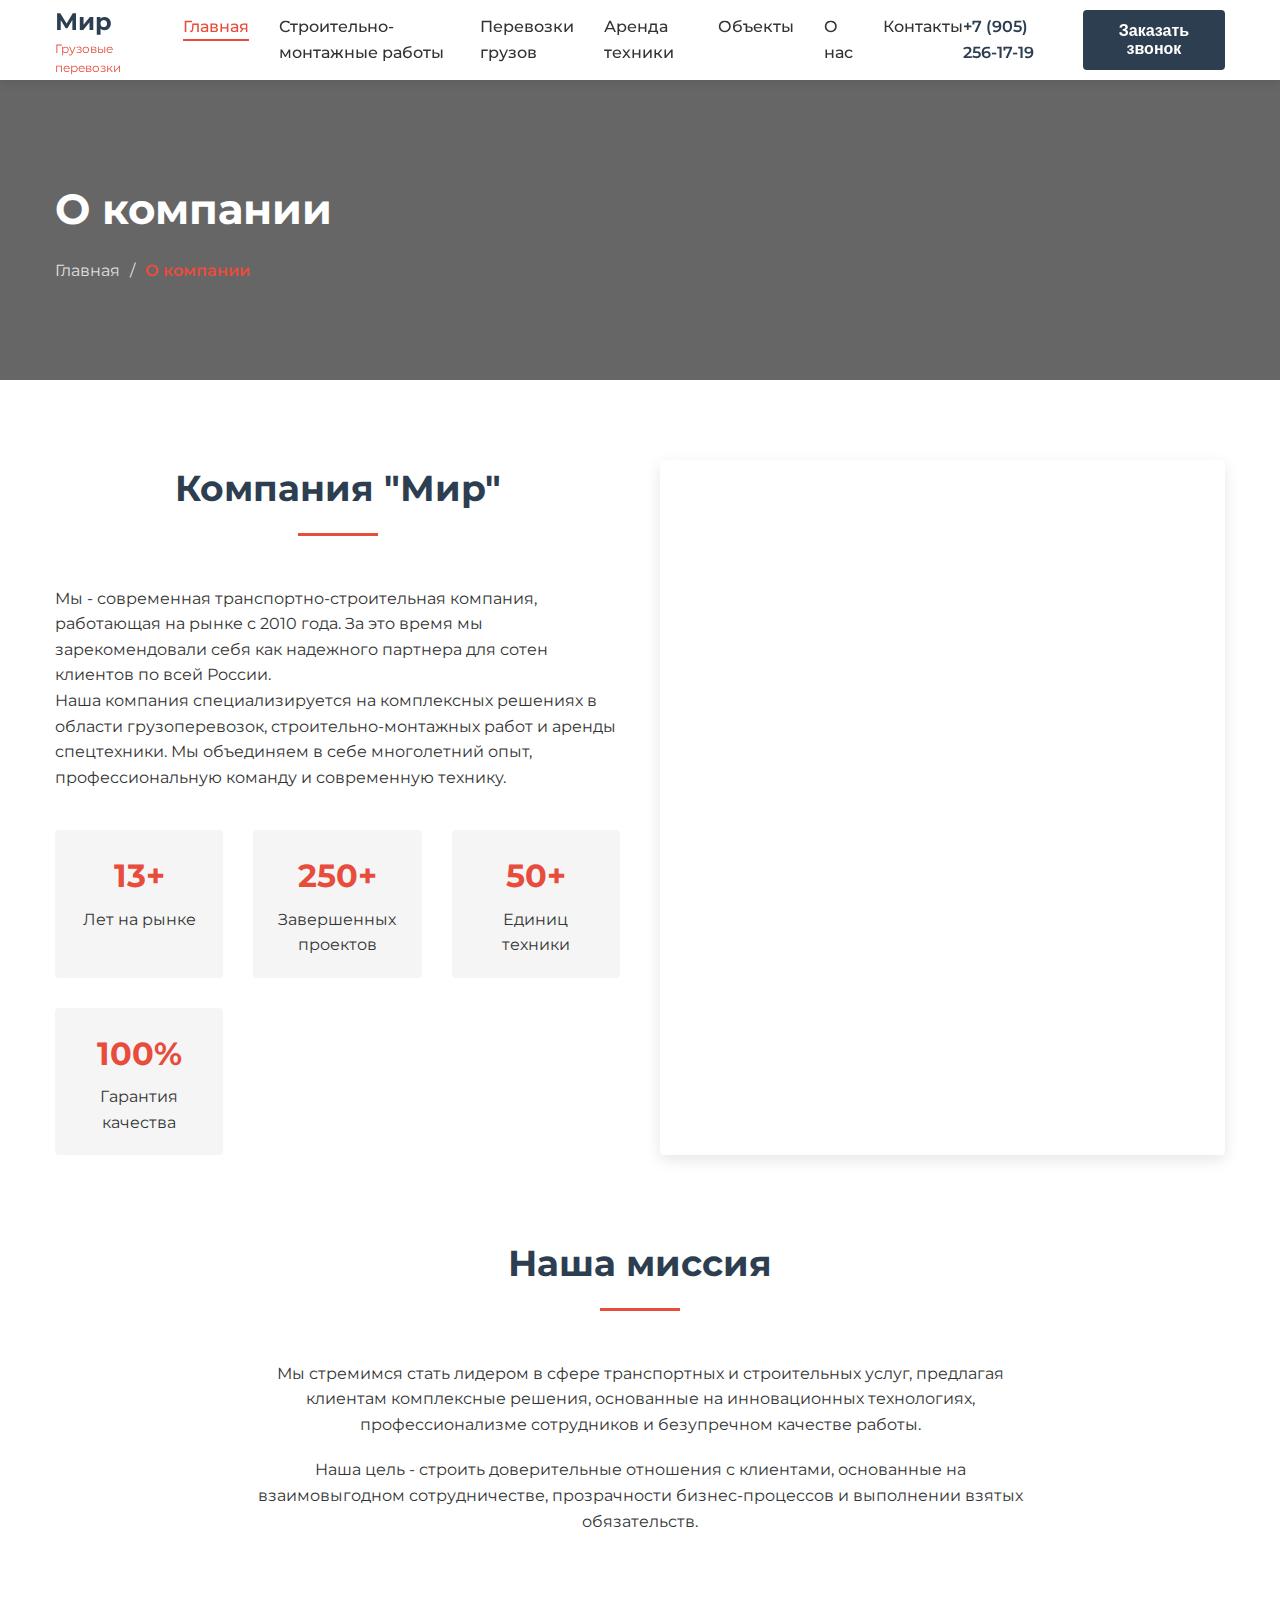
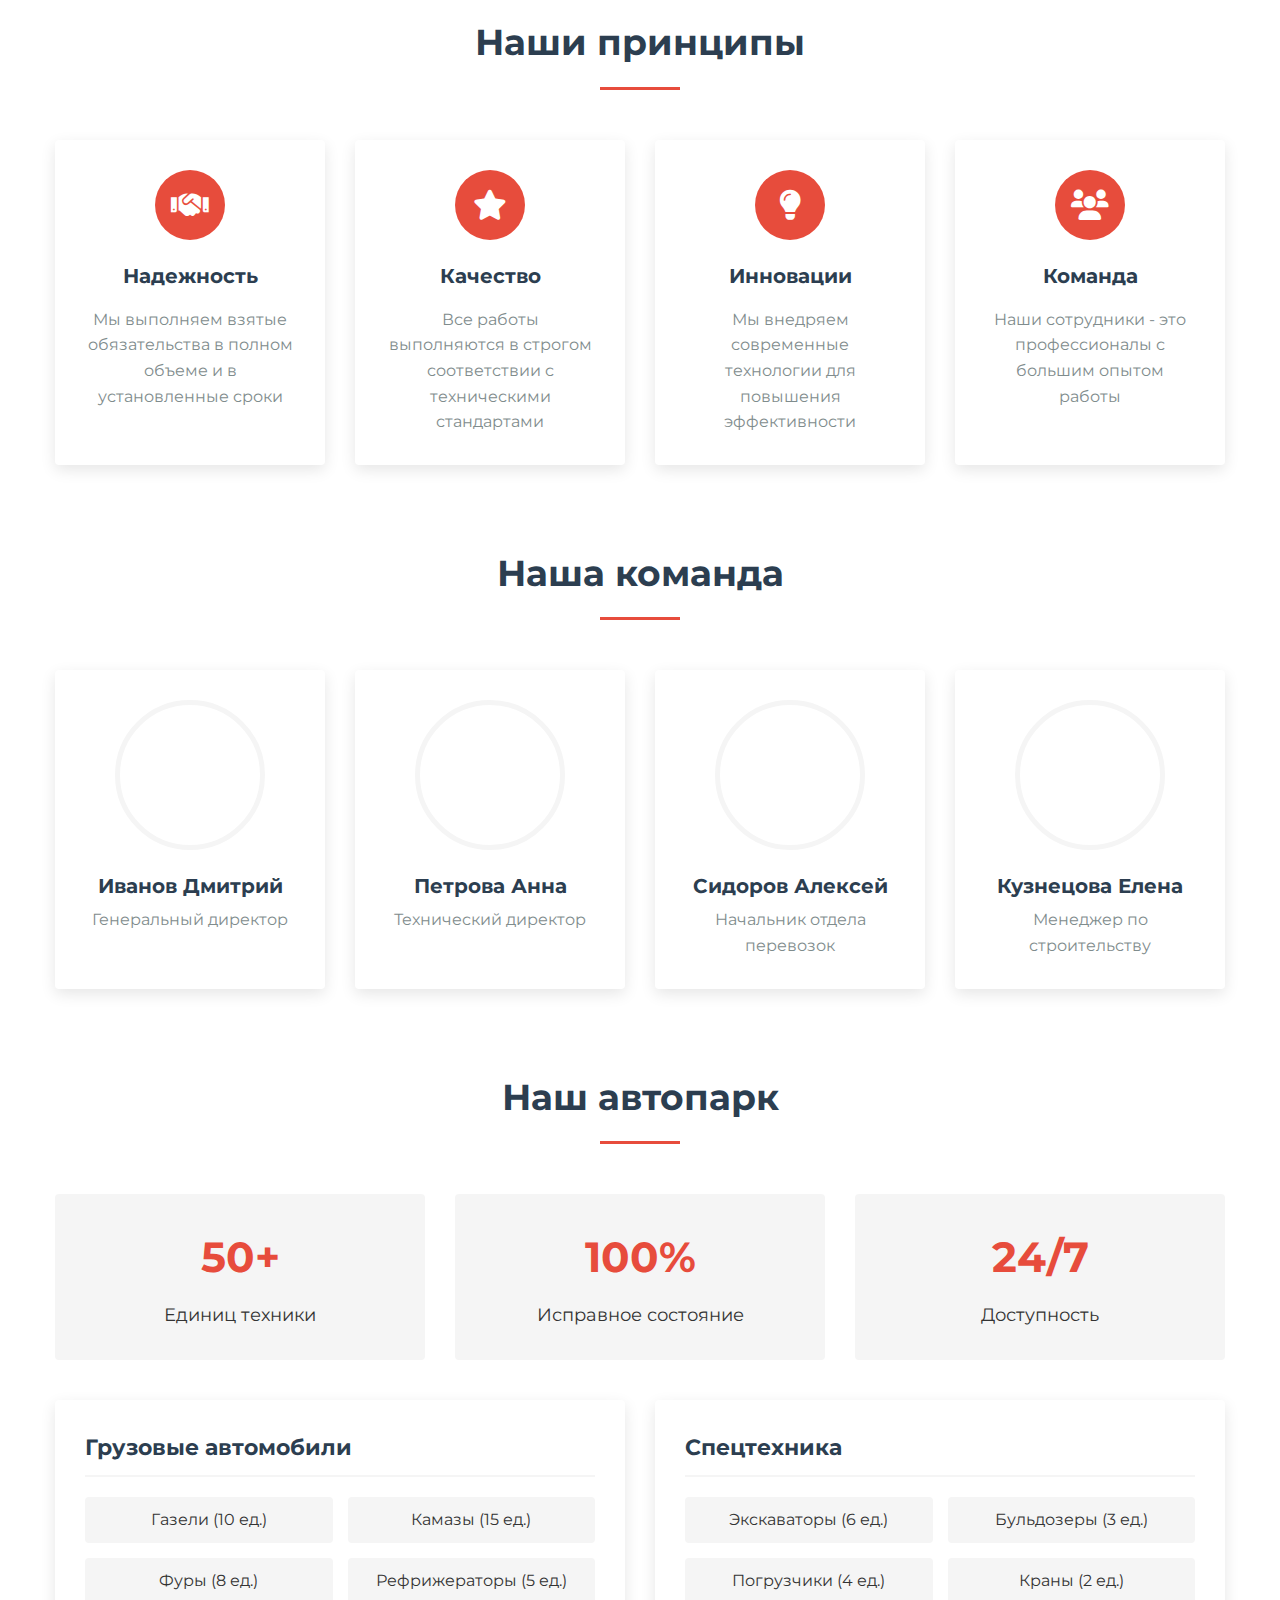
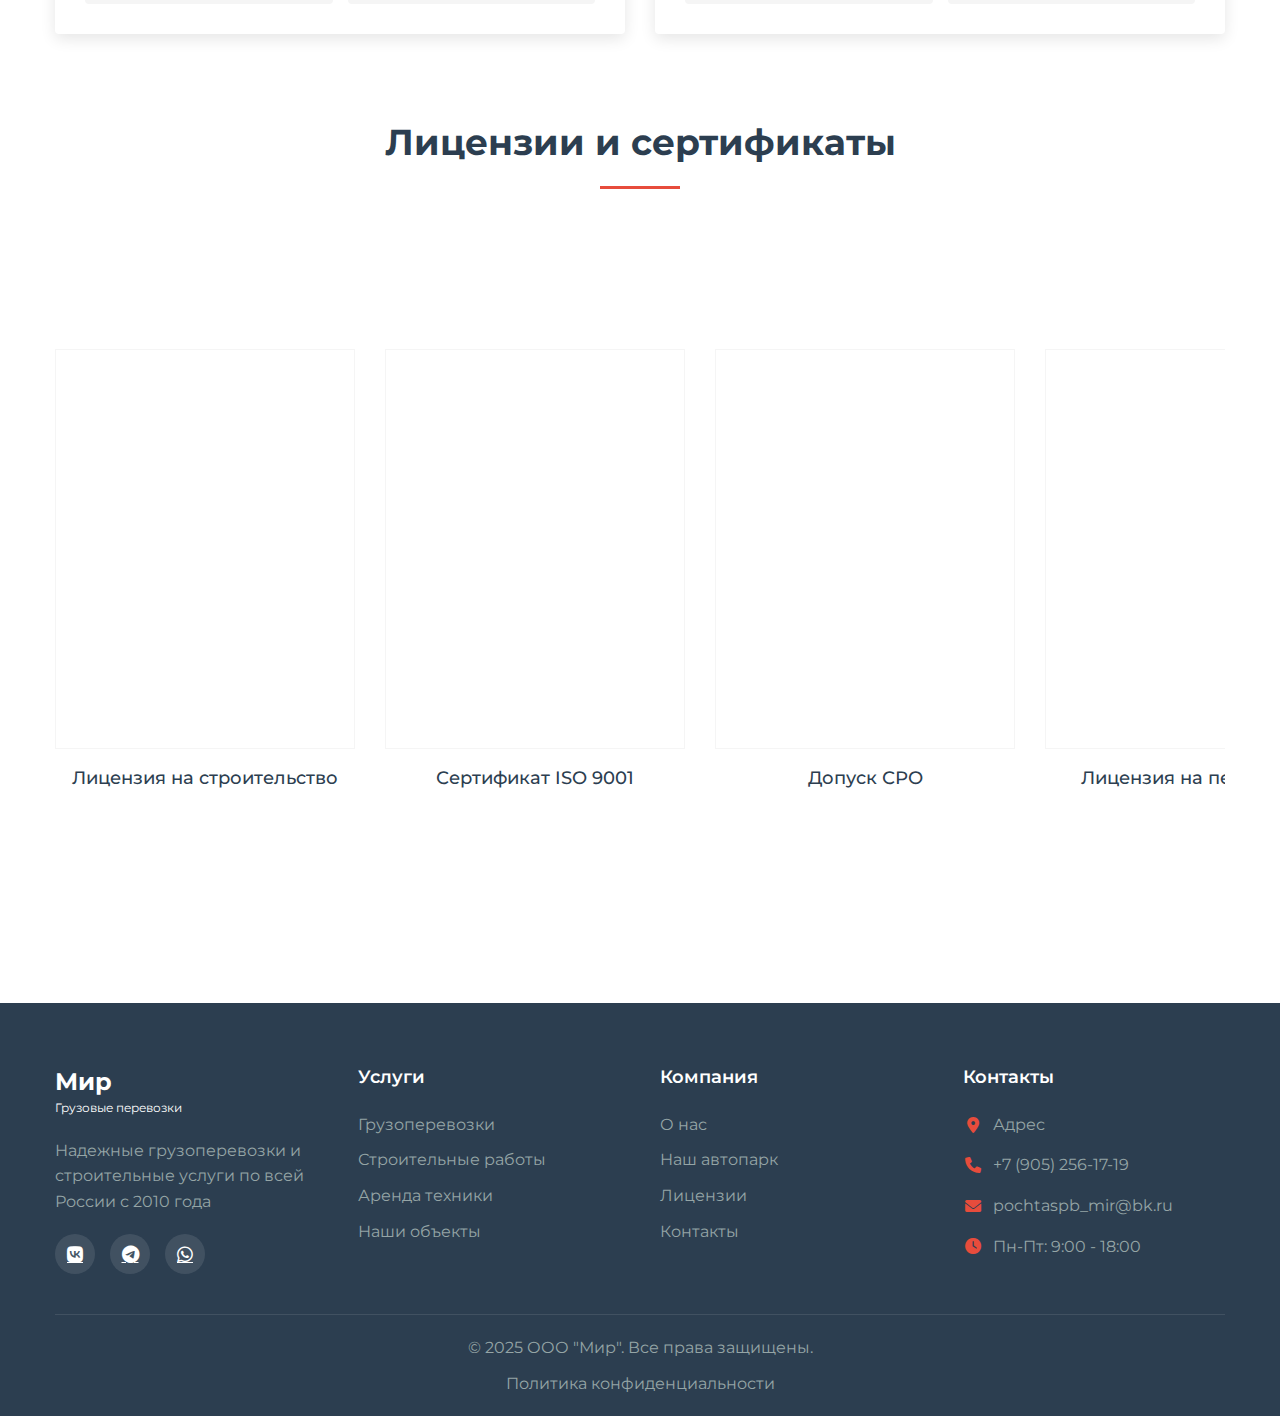
<file: about.html>
<!DOCTYPE html>
<html lang="ru">
<head>
    <meta charset="UTF-8">
    <meta name="viewport" content="width=device-width, initial-scale=1.0">
    <title>О компании | Мир</title>
    <link rel="stylesheet" href="css/style.css">
    <link rel="preconnect" href="https://fonts.googleapis.com">
    <link rel="preconnect" href="https://fonts.gstatic.com" crossorigin>
    <link href="https://fonts.googleapis.com/css2?family=Montserrat:wght@400;500;600;700&display=swap" rel="stylesheet">
    <link rel="stylesheet" href="https://cdnjs.cloudflare.com/ajax/libs/font-awesome/6.0.0-beta3/css/all.min.css">
</head>
<body>
    <header class="header">
        <div class="container">
            <div class="header__inner">
                <a href="index.html" class="logo">
                    <span class="logo__text">Мир</span>
                    <span class="logo__subtext">Грузовые перевозки</span>
                </a>
                
                <nav class="nav">
                    <ul class="nav__list">
                        <li class="nav__item"><a href="index.html" class="nav__link active">Главная</a></li>
                        <li class="nav__item dropdown">
                            <a href="construction.html" class="nav__link">Строительно-монтажные работы</a>
                            <ul class="dropdown-menu">
                                <li><a href="construction.html#blago">Благоустройство</a></li>
                                <li><a href="construction.html#earth">Земляные работы</a></li>
                                <li><a href="construction.html#road">Дорожные работы</a></li>
                                <li><a href="construction.html#montage">Монтажные работы</a></li>
                            </ul>
                        </li>
                        <li class="nav__item"><a href="transport.html" class="nav__link">Перевозки грузов</a></li>
                        <li class="nav__item"><a href="rent.html" class="nav__link">Аренда техники</a></li>
                        <li class="nav__item"><a href="projects.html" class="nav__link">Объекты</a></li>
                        <li class="nav__item"><a href="about.html" class="nav__link">О нас</a></li>
                        <li class="nav__item"><a href="contacts.html" class="nav__link">Контакты</a></li>
                    </ul>
                </nav>
                
                <div class="header__contacts">
                    <a href="tel:+78001234567" class="phone">+7 (905) 256-17-19</a>
                    <button class="btn callback-btn">Заказать звонок</button>
                </div>
                
                <button class="burger">
                    <span></span>
                    <span></span>
                    <span></span>
                </button>
            </div>
        </div>
    </header>

    <main>
        <section class="page-header" style="background-image: url('https://images.unsplash.com/photo-1608889825103-eb5a6f5bc9e3?ixlib=rb-1.2.1&auto=format&fit=crop&w=1350&q=80');">
            <div class="container">
                <h1 class="page-header__title">О компании</h1>
                <nav class="breadcrumbs">
                    <a href="index.html" class="breadcrumbs__link">Главная</a>
                    <span class="breadcrumbs__separator">/</span>
                    <span class="breadcrumbs__current">О компании</span>
                </nav>
            </div>
        </section>

        <section class="about-section">
            <div class="container">
                <div class="about-company">
                    <div class="about-company__content">
                        <h2 class="section-title">Компания "Мир"</h2>
                        <p>Мы - современная транспортно-строительная компания, работающая на рынке с 2010 года. За это время мы зарекомендовали себя как надежного партнера для сотен клиентов по всей России.</p>
                        <p>Наша компания специализируется на комплексных решениях в области грузоперевозок, строительно-монтажных работ и аренды спецтехники. Мы объединяем в себе многолетний опыт, профессиональную команду и современную технику.</p>
                        <div class="about-stats">
                            <div class="stat-item">
                                <div class="stat-number">13+</div>
                                <div class="stat-text">Лет на рынке</div>
                            </div>
                            <div class="stat-item">
                                <div class="stat-number">250+</div>
                                <div class="stat-text">Завершенных проектов</div>
                            </div>
                            <div class="stat-item">
                                <div class="stat-number">50+</div>
                                <div class="stat-text">Единиц техники</div>
                            </div>
                            <div class="stat-item">
                                <div class="stat-number">100%</div>
                                <div class="stat-text">Гарантия качества</div>
                            </div>
                        </div>
                    </div>
                    <div class="about-company__image" style="background-image: url('https://images.unsplash.com/photo-1608889825271-9696287ab048?ixlib=rb-1.2.1&auto=format&fit=crop&w=1350&q=80');"></div>
                </div>

                <div class="about-mission">
                    <h2 class="section-title">Наша миссия</h2>
                    <div class="mission-content">
                        <p>Мы стремимся стать лидером в сфере транспортных и строительных услуг, предлагая клиентам комплексные решения, основанные на инновационных технологиях, профессионализме сотрудников и безупречном качестве работы.</p>
                        <p>Наша цель - строить доверительные отношения с клиентами, основанные на взаимовыгодном сотрудничестве, прозрачности бизнес-процессов и выполнении взятых обязательств.</p>
                    </div>
                </div>

                <div class="about-principles">
                    <h2 class="section-title">Наши принципы</h2>
                    <div class="principles-grid">
                        <div class="principle-card">
                            <div class="principle-card__icon">
                                <i class="fas fa-handshake"></i>
                            </div>
                            <h3 class="principle-card__title">Надежность</h3>
                            <p class="principle-card__text">Мы выполняем взятые обязательства в полном объеме и в установленные сроки</p>
                        </div>
                        <div class="principle-card">
                            <div class="principle-card__icon">
                                <i class="fas fa-star"></i>
                            </div>
                            <h3 class="principle-card__title">Качество</h3>
                            <p class="principle-card__text">Все работы выполняются в строгом соответствии с техническими стандартами</p>
                        </div>
                        <div class="principle-card">
                            <div class="principle-card__icon">
                                <i class="fas fa-lightbulb"></i>
                            </div>
                            <h3 class="principle-card__title">Инновации</h3>
                            <p class="principle-card__text">Мы внедряем современные технологии для повышения эффективности</p>
                        </div>
                        <div class="principle-card">
                            <div class="principle-card__icon">
                                <i class="fas fa-users"></i>
                            </div>
                            <h3 class="principle-card__title">Команда</h3>
                            <p class="principle-card__text">Наши сотрудники - это профессионалы с большим опытом работы</p>
                        </div>
                    </div>
                </div>

                <div class="about-team">
                    <h2 class="section-title">Наша команда</h2>
                    <div class="team-grid">
                        <div class="team-member">
                            <div class="team-member__photo" style="background-image: url('https://randomuser.me/api/portraits/men/32.jpg');"></div>
                            <h3 class="team-member__name">Иванов Дмитрий</h3>
                            <p class="team-member__position">Генеральный директор</p>
                        </div>
                        <div class="team-member">
                            <div class="team-member__photo" style="background-image: url('https://randomuser.me/api/portraits/women/44.jpg');"></div>
                            <h3 class="team-member__name">Петрова Анна</h3>
                            <p class="team-member__position">Технический директор</p>
                        </div>
                        <div class="team-member">
                            <div class="team-member__photo" style="background-image: url('https://randomuser.me/api/portraits/men/75.jpg');"></div>
                            <h3 class="team-member__name">Сидоров Алексей</h3>
                            <p class="team-member__position">Начальник отдела перевозок</p>
                        </div>
                        <div class="team-member">
                            <div class="team-member__photo" style="background-image: url('https://randomuser.me/api/portraits/women/68.jpg');"></div>
                            <h3 class="team-member__name">Кузнецова Елена</h3>
                            <p class="team-member__position">Менеджер по строительству</p>
                        </div>
                    </div>
                </div>

                <div class="about-park" id="park">
                    <h2 class="section-title">Наш автопарк</h2>
                    <div class="park-stats">
                        <div class="park-stat">
                            <div class="park-stat__number">50+</div>
                            <div class="park-stat__text">Единиц техники</div>
                        </div>
                        <div class="park-stat">
                            <div class="park-stat__number">100%</div>
                            <div class="park-stat__text">Исправное состояние</div>
                        </div>
                        <div class="park-stat">
                            <div class="park-stat__number">24/7</div>
                            <div class="park-stat__text">Доступность</div>
                        </div>
                    </div>
                    <div class="park-grid">
                        <div class="park-category">
                            <h3 class="park-category__title">Грузовые автомобили</h3>
                            <div class="park-items">
                                <div class="park-item">Газели (10 ед.)</div>
                                <div class="park-item">Камазы (15 ед.)</div>
                                <div class="park-item">Фуры (8 ед.)</div>
                                <div class="park-item">Рефрижераторы (5 ед.)</div>
                            </div>
                        </div>
                        <div class="park-category">
                            <h3 class="park-category__title">Спецтехника</h3>
                            <div class="park-items">
                                <div class="park-item">Экскаваторы (6 ед.)</div>
                                <div class="park-item">Бульдозеры (3 ед.)</div>
                                <div class="park-item">Погрузчики (4 ед.)</div>
                                <div class="park-item">Краны (2 ед.)</div>
                            </div>
                        </div>
                    </div>
                </div>

                <div class="about-licenses" id="licenses">
                    <h2 class="section-title">Лицензии и сертификаты</h2>
                    <div class="licenses-slider">
                        <div class="license-item">
                            <div class="license-image" style="background-image: url('https://via.placeholder.com/300x400');"></div>
                            <div class="license-title">Лицензия на строительство</div>
                        </div>
                        <div class="license-item">
                            <div class="license-image" style="background-image: url('https://via.placeholder.com/300x400');"></div>
                            <div class="license-title">Сертификат ISO 9001</div>
                        </div>
                        <div class="license-item">
                            <div class="license-image" style="background-image: url('https://via.placeholder.com/300x400');"></div>
                            <div class="license-title">Допуск СРО</div>
                        </div>
                        <div class="license-item">
                            <div class="license-image" style="background-image: url('https://via.placeholder.com/300x400');"></div>
                            <div class="license-title">Лицензия на перевозки</div>
                        </div>
                    </div>
                </div>
            </div>
        </section>
    </main>

   <footer class="footer">
        <div class="container">
            <div class="footer__grid">
                <div class="footer__col">
                    <a href="index.html" class="logo footer__logo">
                        <span class="logo__text">Мир</span>
                        <span class="logo__subtext">Грузовые перевозки</span>
                    </a>
                    <p class="footer__text">Надежные грузоперевозки и строительные услуги по всей России с 2010 года</p>
                    <div class="footer__social">
                        <a href="#" class="social-link"><i class="fab fa-vk"></i></a>
                        <a href="#" class="social-link"><i class="fab fa-telegram"></i></a>
                        <a href="#" class="social-link"><i class="fab fa-whatsapp"></i></a>
                    </div>
                </div>
                <div class="footer__col">
                    <h3 class="footer__title">Услуги</h3>
                    <ul class="footer__list">
                        <li><a href="transport.html">Грузоперевозки</a></li>
                        <li><a href="construction.html">Строительные работы</a></li>
                        <li><a href="rent.html">Аренда техники</a></li>
                        <li><a href="projects.html">Наши объекты</a></li>
                    </ul>
                </div>
                <div class="footer__col">
                    <h3 class="footer__title">Компания</h3>
                    <ul class="footer__list">
                        <li><a href="about.html">О нас</a></li>
                        <li><a href="about.html#park">Наш автопарк</a></li>
                        <li><a href="about.html#licenses">Лицензии</a></li>
                        <li><a href="contacts.html">Контакты</a></li>
                    </ul>
                </div>
                <div class="footer__col">
                    <h3 class="footer__title">Контакты</h3>
                    <ul class="footer__contacts">
                        <li><i class="fas fa-map-marker-alt"></i> Адрес</li>
                        <li><i class="fas fa-phone"></i> <a href="tel:+78001234567">+7 (905) 256-17-19</a></li>
                        <li><i class="fas fa-envelope"></i> <a href="mail:pochtaspb_mir@bk.ru">pochtaspb_mir@bk.ru</a></li>
                        <li><i class="fas fa-clock"></i> Пн-Пт: 9:00 - 18:00</li>
                    </ul>
                </div>
            </div>
            <div class="footer__bottom">
                <p class="footer__copyright">© 2025 ООО "Мир". Все права защищены.</p>
                <a href="#" class="footer__link">Политика конфиденциальности</a>
            </div>
        </div>
    </footer>

    <script src="js/main.js"></script>
    <script src="js/about.js"></script>
</body>
</html>
</file>
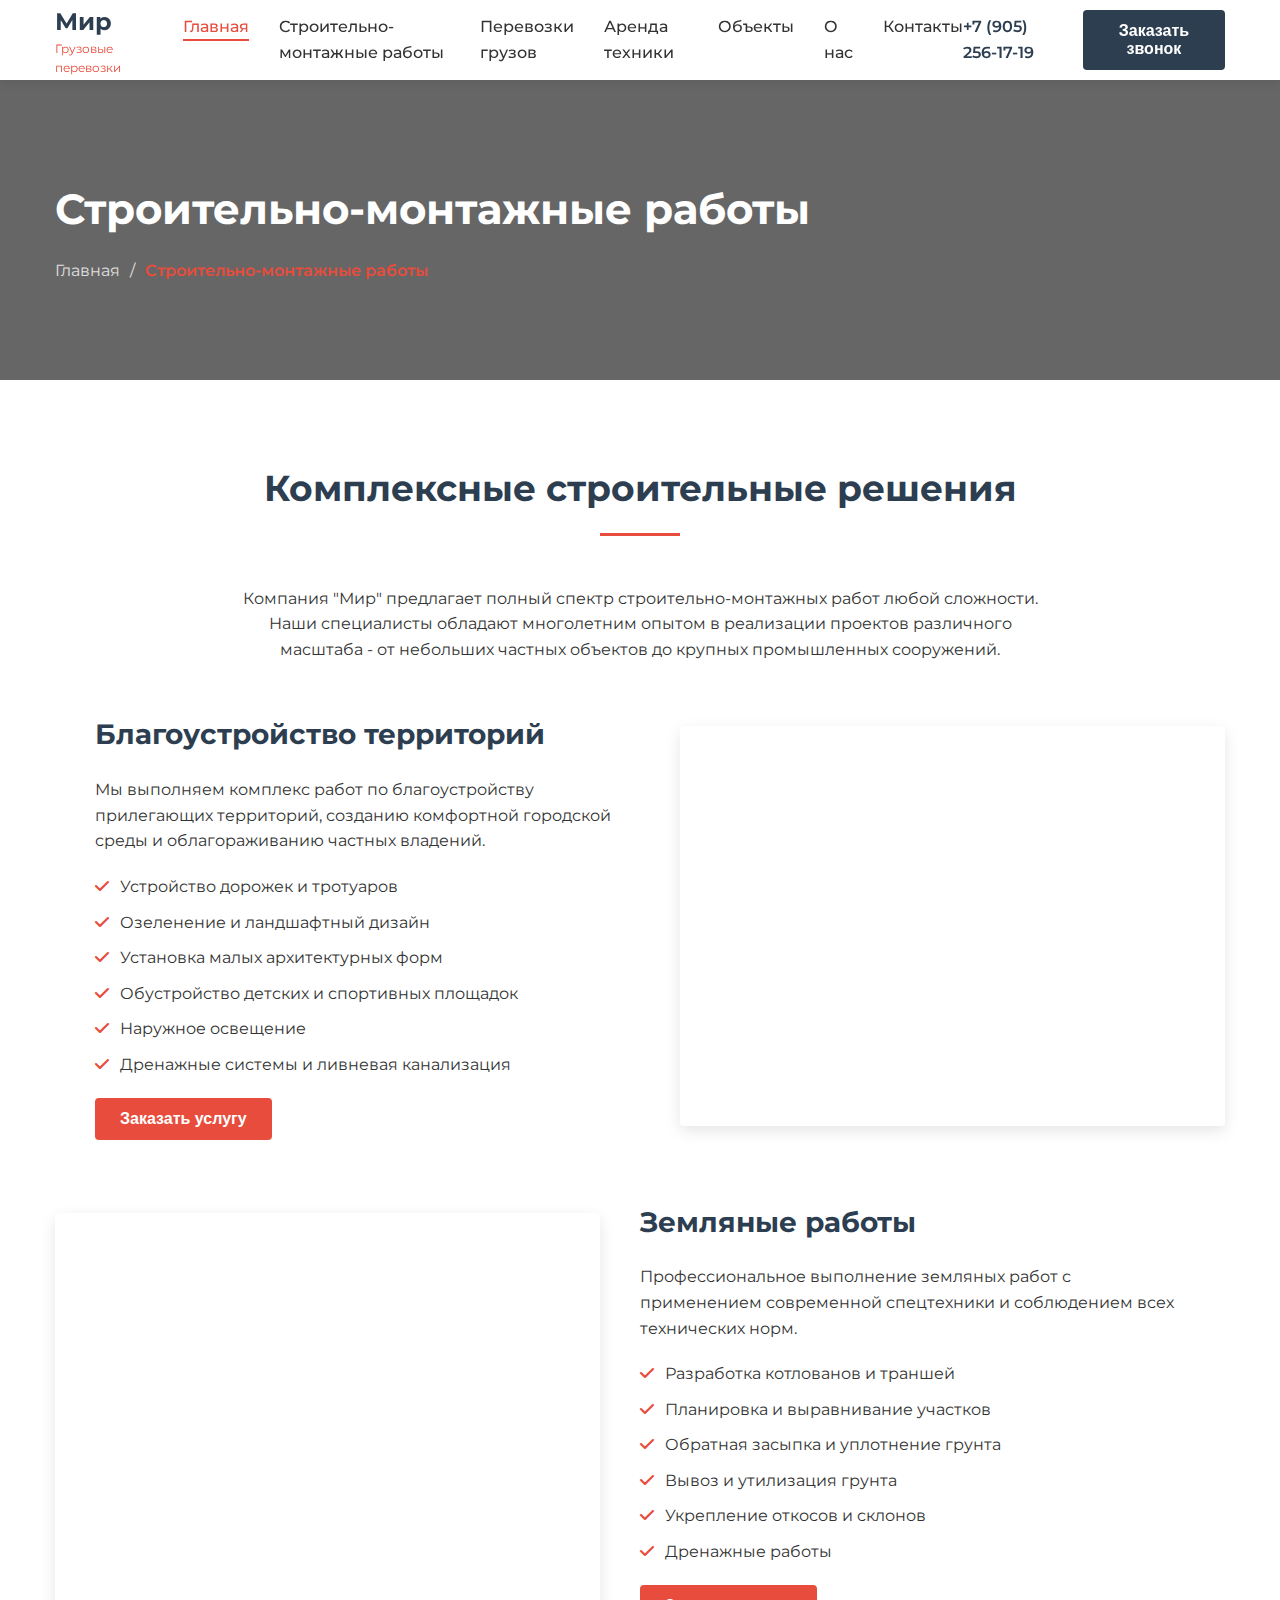
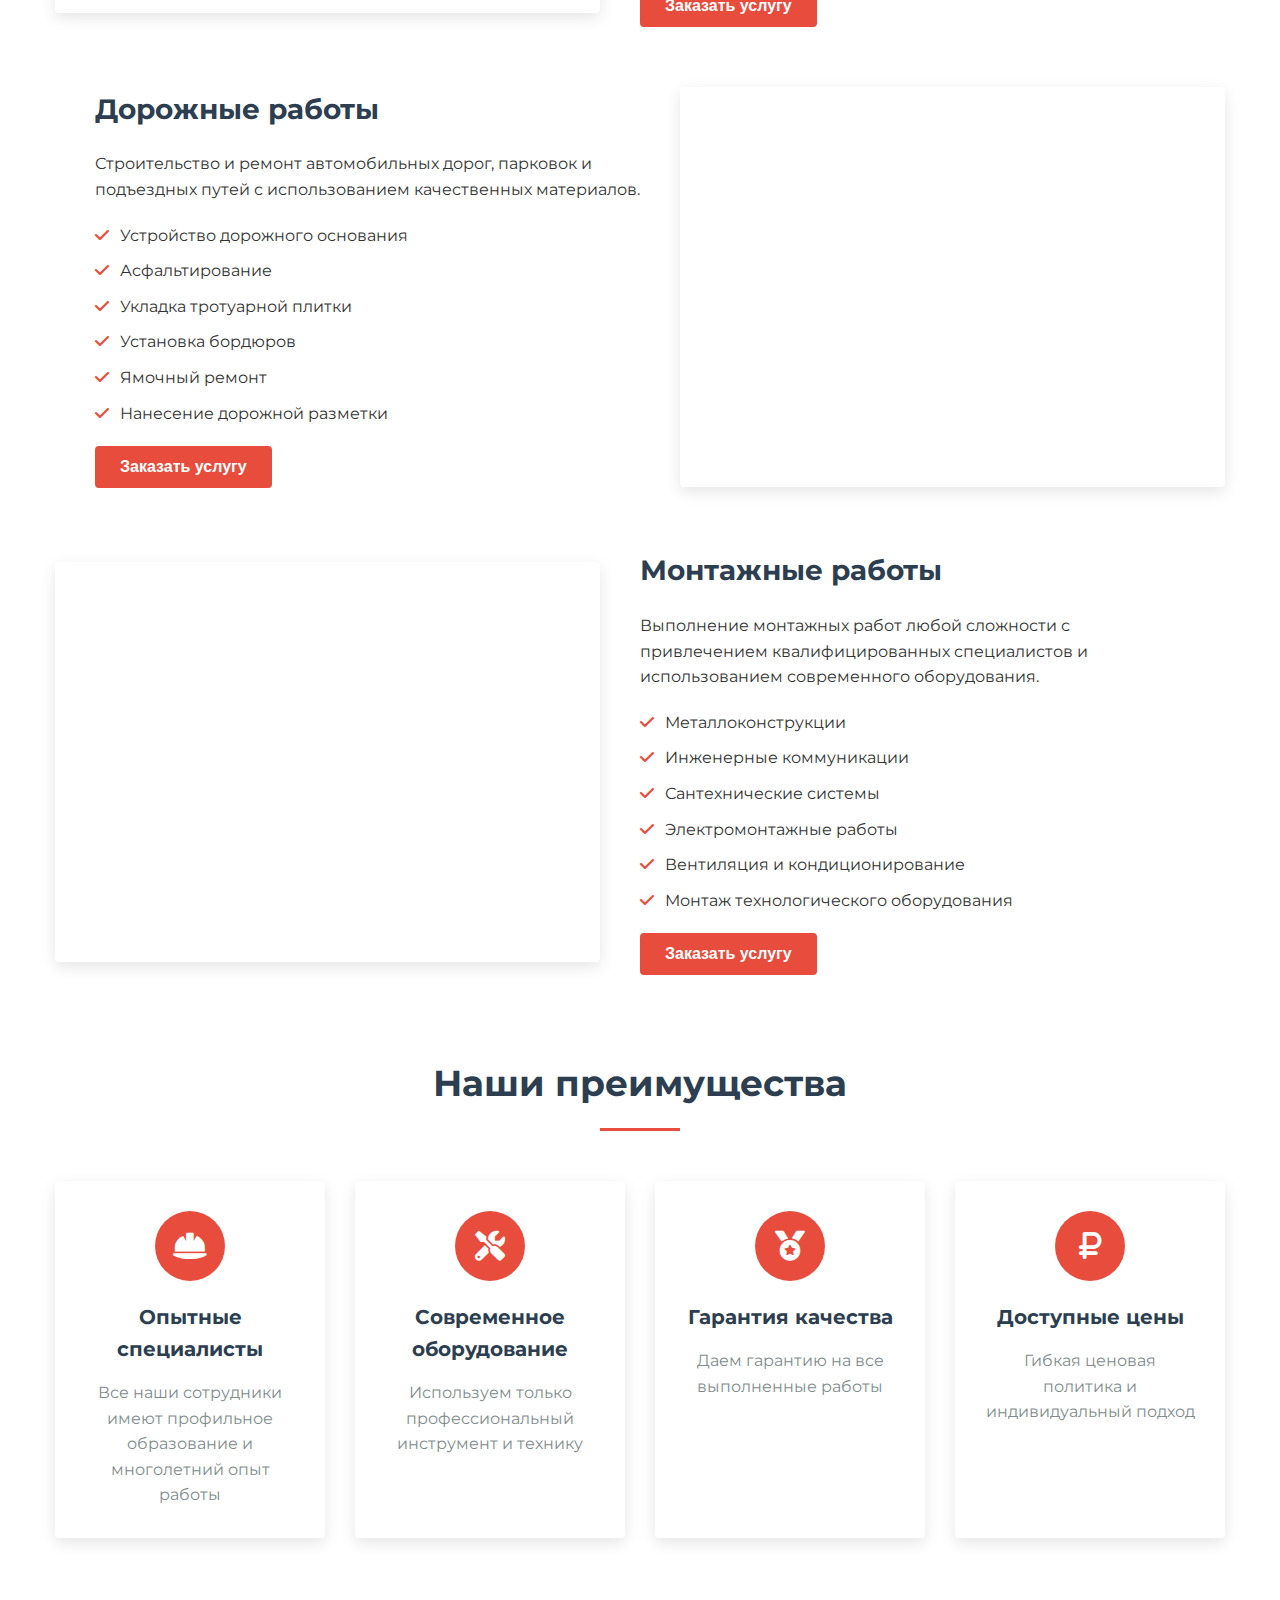
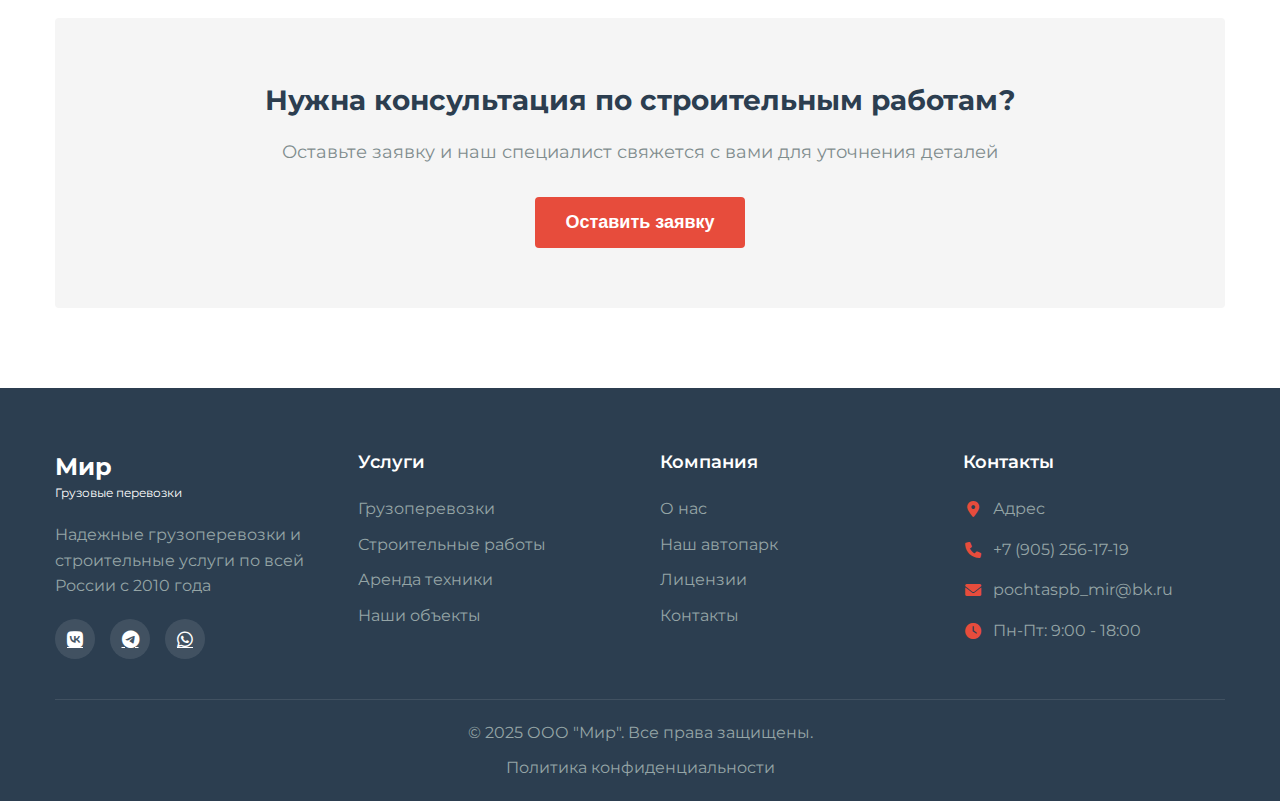
<file: construction.html>
<!DOCTYPE html>
<html lang="ru">
<head>
    <meta charset="UTF-8">
    <meta name="viewport" content="width=device-width, initial-scale=1.0">
    <title>Строительно-монтажные работы | Мир</title>
    <link rel="stylesheet" href="css/style.css">
    <link rel="preconnect" href="https://fonts.googleapis.com">
    <link rel="preconnect" href="https://fonts.gstatic.com" crossorigin>
    <link href="https://fonts.googleapis.com/css2?family=Montserrat:wght@400;500;600;700&display=swap" rel="stylesheet">
    <link rel="stylesheet" href="https://cdnjs.cloudflare.com/ajax/libs/font-awesome/6.0.0-beta3/css/all.min.css">
</head>
<body>
    <header class="header">
        <div class="container">
            <div class="header__inner">
                <a href="index.html" class="logo">
                    <span class="logo__text">Мир</span>
                    <span class="logo__subtext">Грузовые перевозки</span>
                </a>
                
                <nav class="nav">
                    <ul class="nav__list">
                        <li class="nav__item"><a href="index.html" class="nav__link active">Главная</a></li>
                        <li class="nav__item dropdown">
                            <a href="construction.html" class="nav__link">Строительно-монтажные работы</a>
                            <ul class="dropdown-menu">
                                <li><a href="construction.html#blago">Благоустройство</a></li>
                                <li><a href="construction.html#earth">Земляные работы</a></li>
                                <li><a href="construction.html#road">Дорожные работы</a></li>
                                <li><a href="construction.html#montage">Монтажные работы</a></li>
                            </ul>
                        </li>
                        <li class="nav__item"><a href="transport.html" class="nav__link">Перевозки грузов</a></li>
                        <li class="nav__item"><a href="rent.html" class="nav__link">Аренда техники</a></li>
                        <li class="nav__item"><a href="projects.html" class="nav__link">Объекты</a></li>
                        <li class="nav__item"><a href="about.html" class="nav__link">О нас</a></li>
                        <li class="nav__item"><a href="contacts.html" class="nav__link">Контакты</a></li>
                    </ul>
                </nav>
                
                <div class="header__contacts">
                    <a href="tel:+78001234567" class="phone">+7 (905) 256-17-19</a>
                    <button class="btn callback-btn">Заказать звонок</button>
                </div>
                
                <button class="burger">
                    <span></span>
                    <span></span>
                    <span></span>
                </button>
            </div>
        </div>
    </header>

    <main>
        <section class="page-header" style="background-image: url('https://images.unsplash.com/photo-1581093450022-4b1d3c6d2444?ixlib=rb-1.2.1&auto=format&fit=crop&w=1350&q=80');">
            <div class="container">
                <h1 class="page-header__title">Строительно-монтажные работы</h1>
                <nav class="breadcrumbs">
                    <a href="index.html" class="breadcrumbs__link">Главная</a>
                    <span class="breadcrumbs__separator">/</span>
                    <span class="breadcrumbs__current">Строительно-монтажные работы</span>
                </nav>
            </div>
        </section>

        <section class="construction-section">
            <div class="container">
                <div class="construction-intro">
                    <h2 class="section-title">Комплексные строительные решения</h2>
                    <p>Компания "Мир" предлагает полный спектр строительно-монтажных работ любой сложности. Наши специалисты обладают многолетним опытом в реализации проектов различного масштаба - от небольших частных объектов до крупных промышленных сооружений.</p>
                </div>

                <div class="construction-services" id="blago">
                    <div class="service-detail">
                        <div class="service-detail__content">
                            <h3 class="service-detail__title">Благоустройство территорий</h3>
                            <p>Мы выполняем комплекс работ по благоустройству прилегающих территорий, созданию комфортной городской среды и облагораживанию частных владений.</p>
                            <ul class="checked-list">
                                <li>Устройство дорожек и тротуаров</li>
                                <li>Озеленение и ландшафтный дизайн</li>
                                <li>Установка малых архитектурных форм</li>
                                <li>Обустройство детских и спортивных площадок</li>
                                <li>Наружное освещение</li>
                                <li>Дренажные системы и ливневая канализация</li>
                            </ul>
                            <button class="btn open-form">Заказать услугу</button>
                        </div>
                        <div class="service-detail__image" style="background-image: url();"></div>
                    </div>

                    <div class="service-detail reverse" id="earth">
                        <div class="service-detail__content">
                            <h3 class="service-detail__title">Земляные работы</h3>
                            <p>Профессиональное выполнение земляных работ с применением современной спецтехники и соблюдением всех технических норм.</p>
                            <ul class="checked-list">
                                <li>Разработка котлованов и траншей</li>
                                <li>Планировка и выравнивание участков</li>
                                <li>Обратная засыпка и уплотнение грунта</li>
                                <li>Вывоз и утилизация грунта</li>
                                <li>Укрепление откосов и склонов</li>
                                <li>Дренажные работы</li>
                            </ul>
                            <button class="btn open-form">Заказать услугу</button>
                        </div>
                        <div class="service-detail__image" style="background-image: url();"></div>
                    </div>

                    <div class="service-detail" id="road">
                        <div class="service-detail__content">
                            <h3 class="service-detail__title">Дорожные работы</h3>
                            <p>Строительство и ремонт автомобильных дорог, парковок и подъездных путей с использованием качественных материалов.</p>
                            <ul class="checked-list">
                                <li>Устройство дорожного основания</li>
                                <li>Асфальтирование</li>
                                <li>Укладка тротуарной плитки</li>
                                <li>Установка бордюров</li>
                                <li>Ямочный ремонт</li>
                                <li>Нанесение дорожной разметки</li>
                            </ul>
                            <button class="btn open-form">Заказать услугу</button>
                        </div>
                        <div class="service-detail__image" style="background-image: url();"></div>
                    </div>

                    <div class="service-detail reverse" id="montage">
                        <div class="service-detail__content">
                            <h3 class="service-detail__title">Монтажные работы</h3>
                            <p>Выполнение монтажных работ любой сложности с привлечением квалифицированных специалистов и использованием современного оборудования.</p>
                            <ul class="checked-list">
                                <li>Металлоконструкции</li>
                                <li>Инженерные коммуникации</li>
                                <li>Сантехнические системы</li>
                                <li>Электромонтажные работы</li>
                                <li>Вентиляция и кондиционирование</li>
                                <li>Монтаж технологического оборудования</li>
                            </ul>
                            <button class="btn open-form">Заказать услугу</button>
                        </div>
                        <div class="service-detail__image" style="background-image: url();"></div>
                    </div>
                </div>

                <div class="construction-features">
                    <h2 class="section-title">Наши преимущества</h2>
                    <div class="features-grid">
                        <div class="feature-card">
                            <div class="feature-card__icon">
                                <i class="fas fa-hard-hat"></i>
                            </div>
                            <h3 class="feature-card__title">Опытные специалисты</h3>
                            <p class="feature-card__text">Все наши сотрудники имеют профильное образование и многолетний опыт работы</p>
                        </div>
                        <div class="feature-card">
                            <div class="feature-card__icon">
                                <i class="fas fa-tools"></i>
                            </div>
                            <h3 class="feature-card__title">Современное оборудование</h3>
                            <p class="feature-card__text">Используем только профессиональный инструмент и технику</p>
                        </div>
                        <div class="feature-card">
                            <div class="feature-card__icon">
                                <i class="fas fa-medal"></i>
                            </div>
                            <h3 class="feature-card__title">Гарантия качества</h3>
                            <p class="feature-card__text">Даем гарантию на все выполненные работы</p>
                        </div>
                        <div class="feature-card">
                            <div class="feature-card__icon">
                                <i class="fas fa-ruble-sign"></i>
                            </div>
                            <h3 class="feature-card__title">Доступные цены</h3>
                            <p class="feature-card__text">Гибкая ценовая политика и индивидуальный подход</p>
                        </div>
                    </div>
                </div>

                <div class="construction-cta">
                    <h2 class="construction-cta__title">Нужна консультация по строительным работам?</h2>
                    <p class="construction-cta__text">Оставьте заявку и наш специалист свяжется с вами для уточнения деталей</p>
                    <button class="btn btn--large open-form">Оставить заявку</button>
                </div>
            </div>
        </section>
    </main>

   <footer class="footer">
        <div class="container">
            <div class="footer__grid">
                <div class="footer__col">
                    <a href="index.html" class="logo footer__logo">
                        <span class="logo__text">Мир</span>
                        <span class="logo__subtext">Грузовые перевозки</span>
                    </a>
                    <p class="footer__text">Надежные грузоперевозки и строительные услуги по всей России с 2010 года</p>
                    <div class="footer__social">
                        <a href="#" class="social-link"><i class="fab fa-vk"></i></a>
                        <a href="#" class="social-link"><i class="fab fa-telegram"></i></a>
                        <a href="#" class="social-link"><i class="fab fa-whatsapp"></i></a>
                    </div>
                </div>
                <div class="footer__col">
                    <h3 class="footer__title">Услуги</h3>
                    <ul class="footer__list">
                        <li><a href="transport.html">Грузоперевозки</a></li>
                        <li><a href="construction.html">Строительные работы</a></li>
                        <li><a href="rent.html">Аренда техники</a></li>
                        <li><a href="projects.html">Наши объекты</a></li>
                    </ul>
                </div>
                <div class="footer__col">
                    <h3 class="footer__title">Компания</h3>
                    <ul class="footer__list">
                        <li><a href="about.html">О нас</a></li>
                        <li><a href="about.html#park">Наш автопарк</a></li>
                        <li><a href="about.html#licenses">Лицензии</a></li>
                        <li><a href="contacts.html">Контакты</a></li>
                    </ul>
                </div>
                <div class="footer__col">
                    <h3 class="footer__title">Контакты</h3>
                    <ul class="footer__contacts">
                        <li><i class="fas fa-map-marker-alt"></i> Адрес</li>
                        <li><i class="fas fa-phone"></i> <a href="tel:+78001234567">+7 (905) 256-17-19</a></li>
                        <li><i class="fas fa-envelope"></i> <a href="mail:pochtaspb_mir@bk.ru">pochtaspb_mir@bk.ru</a></li>
                        <li><i class="fas fa-clock"></i> Пн-Пт: 9:00 - 18:00</li>
                    </ul>
                </div>
            </div>
            <div class="footer__bottom">
                <p class="footer__copyright">© 2025 ООО "Мир". Все права защищены.</p>
                <a href="#" class="footer__link">Политика конфиденциальности</a>
            </div>
        </div>
    </footer>

    <script src="js/main.js"></script>
</body>
</html>
</file>
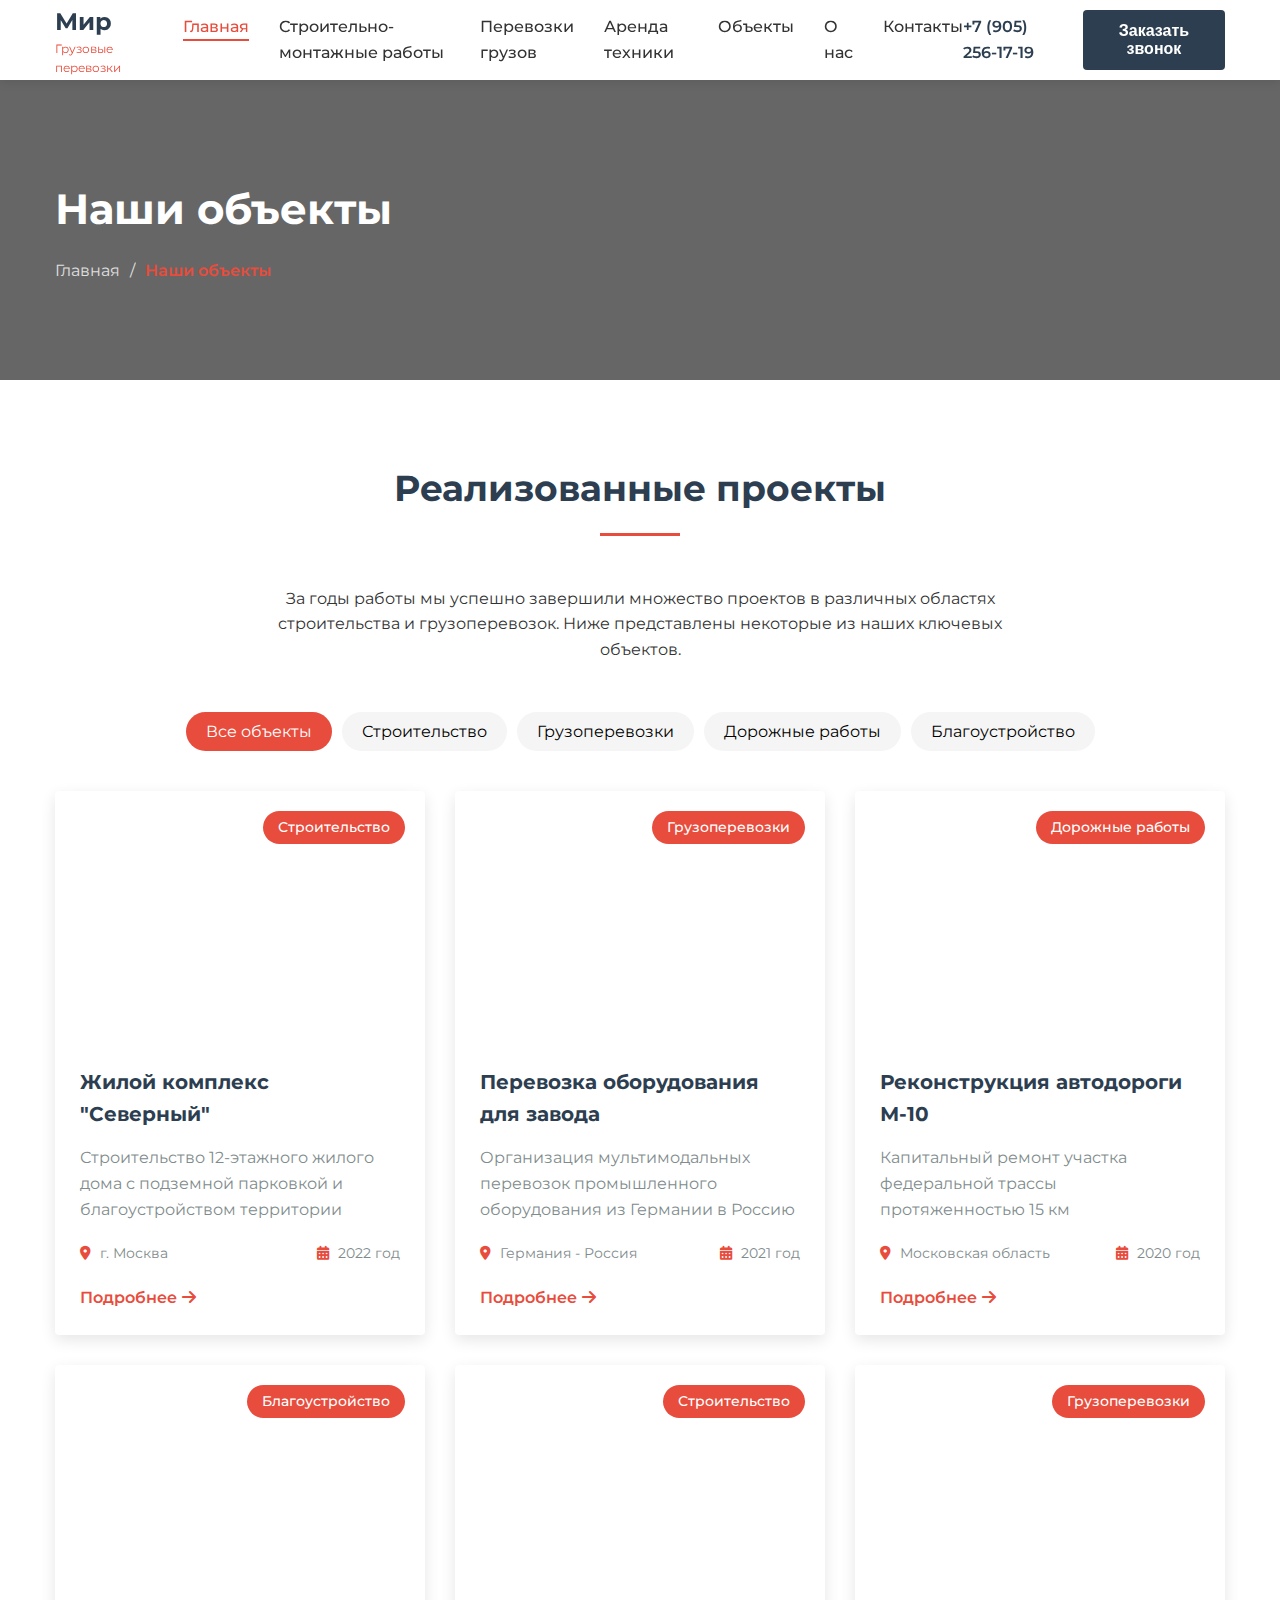
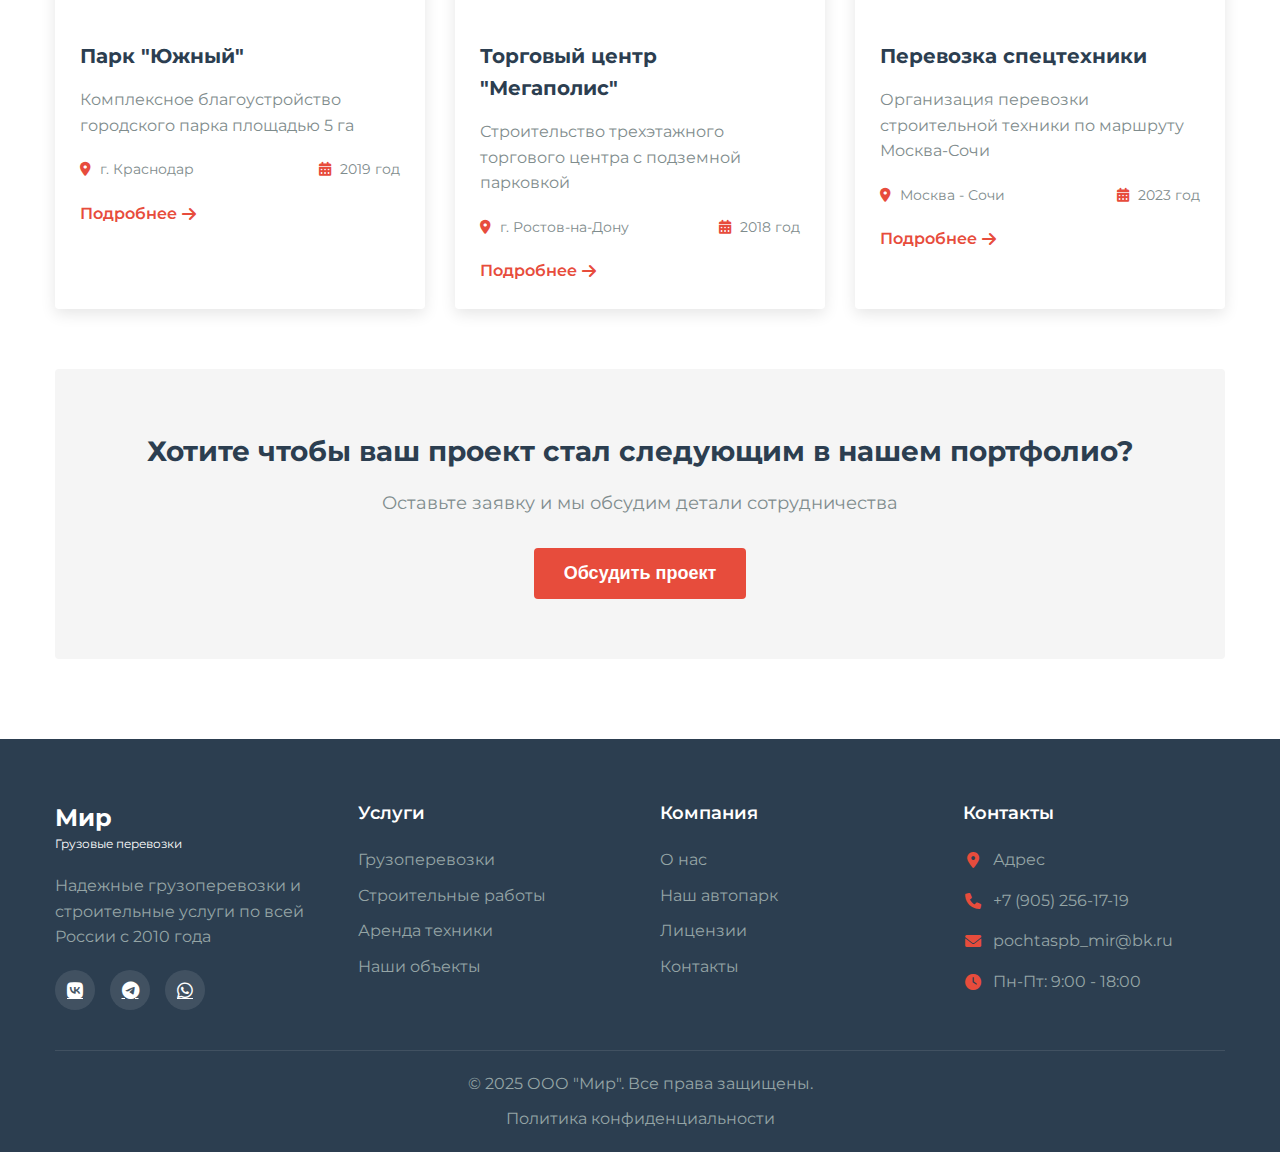
<file: projects.html>
<!DOCTYPE html>
<html lang="ru">
<head>
    <meta charset="UTF-8">
    <meta name="viewport" content="width=device-width, initial-scale=1.0">
    <title>Наши объекты | Мир</title>
    <link rel="stylesheet" href="css/style.css">
    <link rel="preconnect" href="https://fonts.googleapis.com">
    <link rel="preconnect" href="https://fonts.gstatic.com" crossorigin>
    <link href="https://fonts.googleapis.com/css2?family=Montserrat:wght@400;500;600;700&display=swap" rel="stylesheet">
    <link rel="stylesheet" href="https://cdnjs.cloudflare.com/ajax/libs/font-awesome/6.0.0-beta3/css/all.min.css">
</head>
<body>
    <header class="header">
        <div class="container">
            <div class="header__inner">
                <a href="index.html" class="logo">
                    <span class="logo__text">Мир</span>
                    <span class="logo__subtext">Грузовые перевозки</span>
                </a>
                
                <nav class="nav">
                    <ul class="nav__list">
                        <li class="nav__item"><a href="index.html" class="nav__link active">Главная</a></li>
                        <li class="nav__item dropdown">
                            <a href="construction.html" class="nav__link">Строительно-монтажные работы</a>
                            <ul class="dropdown-menu">
                                <li><a href="construction.html#blago">Благоустройство</a></li>
                                <li><a href="construction.html#earth">Земляные работы</a></li>
                                <li><a href="construction.html#road">Дорожные работы</a></li>
                                <li><a href="construction.html#montage">Монтажные работы</a></li>
                            </ul>
                        </li>
                        <li class="nav__item"><a href="transport.html" class="nav__link">Перевозки грузов</a></li>
                        <li class="nav__item"><a href="rent.html" class="nav__link">Аренда техники</a></li>
                        <li class="nav__item"><a href="projects.html" class="nav__link">Объекты</a></li>
                        <li class="nav__item"><a href="about.html" class="nav__link">О нас</a></li>
                        <li class="nav__item"><a href="contacts.html" class="nav__link">Контакты</a></li>
                    </ul>
                </nav>
                
                <div class="header__contacts">
                    <a href="tel:+78001234567" class="phone">+7 (905) 256-17-19</a>
                    <button class="btn callback-btn">Заказать звонок</button>
                </div>
                
                <button class="burger">
                    <span></span>
                    <span></span>
                    <span></span>
                </button>
            </div>
        </div>
    </header>

    <main>
        <section class="page-header" style="background-image: url('https://images.unsplash.com/photo-1605152276897-4f618f831968?ixlib=rb-1.2.1&auto=format&fit=crop&w=1350&q=80');">
            <div class="container">
                <h1 class="page-header__title">Наши объекты</h1>
                <nav class="breadcrumbs">
                    <a href="index.html" class="breadcrumbs__link">Главная</a>
                    <span class="breadcrumbs__separator">/</span>
                    <span class="breadcrumbs__current">Наши объекты</span>
                </nav>
            </div>
        </section>

        <section class="projects-section">
            <div class="container">
                <div class="projects-intro">
                    <h2 class="section-title">Реализованные проекты</h2>
                    <p>За годы работы мы успешно завершили множество проектов в различных областях строительства и грузоперевозок. Ниже представлены некоторые из наших ключевых объектов.</p>
                </div>

                <div class="projects-filter">
                    <button class="filter-btn active" data-filter="all">Все объекты</button>
                    <button class="filter-btn" data-filter="construction">Строительство</button>
                    <button class="filter-btn" data-filter="transport">Грузоперевозки</button>
                    <button class="filter-btn" data-filter="road">Дорожные работы</button>
                    <button class="filter-btn" data-filter="landscape">Благоустройство</button>
                </div>

                <div class="projects-grid">
                    <div class="project-card" data-category="construction">
                        <div class="project-card__image" style="background-image: url('https://images.unsplash.com/photo-1600585154340-be6161a56a0c?ixlib=rb-1.2.1&auto=format&fit=crop&w=1350&q=80');">
                            <span class="project-card__category">Строительство</span>
                        </div>
                        <div class="project-card__content">
                            <h3 class="project-card__title">Жилой комплекс "Северный"</h3>
                            <p class="project-card__text">Строительство 12-этажного жилого дома с подземной парковкой и благоустройством территории</p>
                            <div class="project-card__meta">
                                <span><i class="fas fa-map-marker-alt"></i> г. Москва</span>
                                <span><i class="fas fa-calendar-alt"></i> 2022 год</span>
                            </div>
                            <a href="#" class="project-card__link">Подробнее <i class="fas fa-arrow-right"></i></a>
                        </div>
                    </div>

                    <div class="project-card" data-category="transport">
                        <div class="project-card__image" style="background-image: url('https://images.unsplash.com/photo-1608889825103-eb5a6f5bc9e3?ixlib=rb-1.2.1&auto=format&fit=crop&w=1350&q=80');">
                            <span class="project-card__category">Грузоперевозки</span>
                        </div>
                        <div class="project-card__content">
                            <h3 class="project-card__title">Перевозка оборудования для завода</h3>
                            <p class="project-card__text">Организация мультимодальных перевозок промышленного оборудования из Германии в Россию</p>
                            <div class="project-card__meta">
                                <span><i class="fas fa-map-marker-alt"></i> Германия - Россия</span>
                                <span><i class="fas fa-calendar-alt"></i> 2021 год</span>
                            </div>
                            <a href="#" class="project-card__link">Подробнее <i class="fas fa-arrow-right"></i></a>
                        </div>
                    </div>

                    <div class="project-card" data-category="road">
                        <div class="project-card__image" style="background-image: url('https://images.unsplash.com/photo-1581092918056-0c4c3acd3789?ixlib=rb-1.2.1&auto=format&fit=crop&w=1350&q=80');">
                            <span class="project-card__category">Дорожные работы</span>
                        </div>
                        <div class="project-card__content">
                            <h3 class="project-card__title">Реконструкция автодороги М-10</h3>
                            <p class="project-card__text">Капитальный ремонт участка федеральной трассы протяженностью 15 км</p>
                            <div class="project-card__meta">
                                <span><i class="fas fa-map-marker-alt"></i> Московская область</span>
                                <span><i class="fas fa-calendar-alt"></i> 2020 год</span>
                            </div>
                            <a href="#" class="project-card__link">Подробнее <i class="fas fa-arrow-right"></i></a>
                        </div>
                    </div>

                    <div class="project-card" data-category="landscape">
                        <div class="project-card__image" style="background-image: url('https://images.unsplash.com/photo-1608889825205-eebdb9fc5806?ixlib=rb-1.2.1&auto=format&fit=crop&w=1350&q=80');">
                            <span class="project-card__category">Благоустройство</span>
                        </div>
                        <div class="project-card__content">
                            <h3 class="project-card__title">Парк "Южный"</h3>
                            <p class="project-card__text">Комплексное благоустройство городского парка площадью 5 га</p>
                            <div class="project-card__meta">
                                <span><i class="fas fa-map-marker-alt"></i> г. Краснодар</span>
                                <span><i class="fas fa-calendar-alt"></i> 2019 год</span>
                            </div>
                            <a href="#" class="project-card__link">Подробнее <i class="fas fa-arrow-right"></i></a>
                        </div>
                    </div>

                    <div class="project-card" data-category="construction">
                        <div class="project-card__image" style="background-image: url('https://images.unsplash.com/photo-1600607688969-a5bfcd646154?ixlib=rb-1.2.1&auto=format&fit=crop&w=1350&q=80');">
                            <span class="project-card__category">Строительство</span>
                        </div>
                        <div class="project-card__content">
                            <h3 class="project-card__title">Торговый центр "Мегаполис"</h3>
                            <p class="project-card__text">Строительство трехэтажного торгового центра с подземной парковкой</p>
                            <div class="project-card__meta">
                                <span><i class="fas fa-map-marker-alt"></i> г. Ростов-на-Дону</span>
                                <span><i class="fas fa-calendar-alt"></i> 2018 год</span>
                            </div>
                            <a href="#" class="project-card__link">Подробнее <i class="fas fa-arrow-right"></i></a>
                        </div>
                    </div>

                    <div class="project-card" data-category="transport">
                        <div class="project-card__image" style="background-image: url('https://images.unsplash.com/photo-1608889825271-9696287ab048?ixlib=rb-1.2.1&auto=format&fit=crop&w=1350&q=80');">
                            <span class="project-card__category">Грузоперевозки</span>
                        </div>
                        <div class="project-card__content">
                            <h3 class="project-card__title">Перевозка спецтехники</h3>
                            <p class="project-card__text">Организация перевозки строительной техники по маршруту Москва-Сочи</p>
                            <div class="project-card__meta">
                                <span><i class="fas fa-map-marker-alt"></i> Москва - Сочи</span>
                                <span><i class="fas fa-calendar-alt"></i> 2023 год</span>
                            </div>
                            <a href="#" class="project-card__link">Подробнее <i class="fas fa-arrow-right"></i></a>
                        </div>
                    </div>
                </div>

                <div class="projects-cta">
                    <h2 class="projects-cta__title">Хотите чтобы ваш проект стал следующим в нашем портфолио?</h2>
                    <p class="projects-cta__text">Оставьте заявку и мы обсудим детали сотрудничества</p>
                    <button class="btn btn--large open-form">Обсудить проект</button>
                </div>
            </div>
        </section>
    </main>

  <footer class="footer">
        <div class="container">
            <div class="footer__grid">
                <div class="footer__col">
                    <a href="index.html" class="logo footer__logo">
                        <span class="logo__text">Мир</span>
                        <span class="logo__subtext">Грузовые перевозки</span>
                    </a>
                    <p class="footer__text">Надежные грузоперевозки и строительные услуги по всей России с 2010 года</p>
                    <div class="footer__social">
                        <a href="#" class="social-link"><i class="fab fa-vk"></i></a>
                        <a href="#" class="social-link"><i class="fab fa-telegram"></i></a>
                        <a href="#" class="social-link"><i class="fab fa-whatsapp"></i></a>
                    </div>
                </div>
                <div class="footer__col">
                    <h3 class="footer__title">Услуги</h3>
                    <ul class="footer__list">
                        <li><a href="transport.html">Грузоперевозки</a></li>
                        <li><a href="construction.html">Строительные работы</a></li>
                        <li><a href="rent.html">Аренда техники</a></li>
                        <li><a href="projects.html">Наши объекты</a></li>
                    </ul>
                </div>
                <div class="footer__col">
                    <h3 class="footer__title">Компания</h3>
                    <ul class="footer__list">
                        <li><a href="about.html">О нас</a></li>
                        <li><a href="about.html#park">Наш автопарк</a></li>
                        <li><a href="about.html#licenses">Лицензии</a></li>
                        <li><a href="contacts.html">Контакты</a></li>
                    </ul>
                </div>
                <div class="footer__col">
                    <h3 class="footer__title">Контакты</h3>
                    <ul class="footer__contacts">
                        <li><i class="fas fa-map-marker-alt"></i> Адрес</li>
                        <li><i class="fas fa-phone"></i> <a href="tel:+78001234567">+7 (905) 256-17-19</a></li>
                        <li><i class="fas fa-envelope"></i> <a href="mail:pochtaspb_mir@bk.ru">pochtaspb_mir@bk.ru</a></li>
                        <li><i class="fas fa-clock"></i> Пн-Пт: 9:00 - 18:00</li>
                    </ul>
                </div>
            </div>
            <div class="footer__bottom">
                <p class="footer__copyright">© 2025 ООО "Мир". Все права защищены.</p>
                <a href="#" class="footer__link">Политика конфиденциальности</a>
            </div>
        </div>
    </footer>

    <script src="js/main.js"></script>
    <script src="js/projects.js"></script>
</body>
</html>
</file>
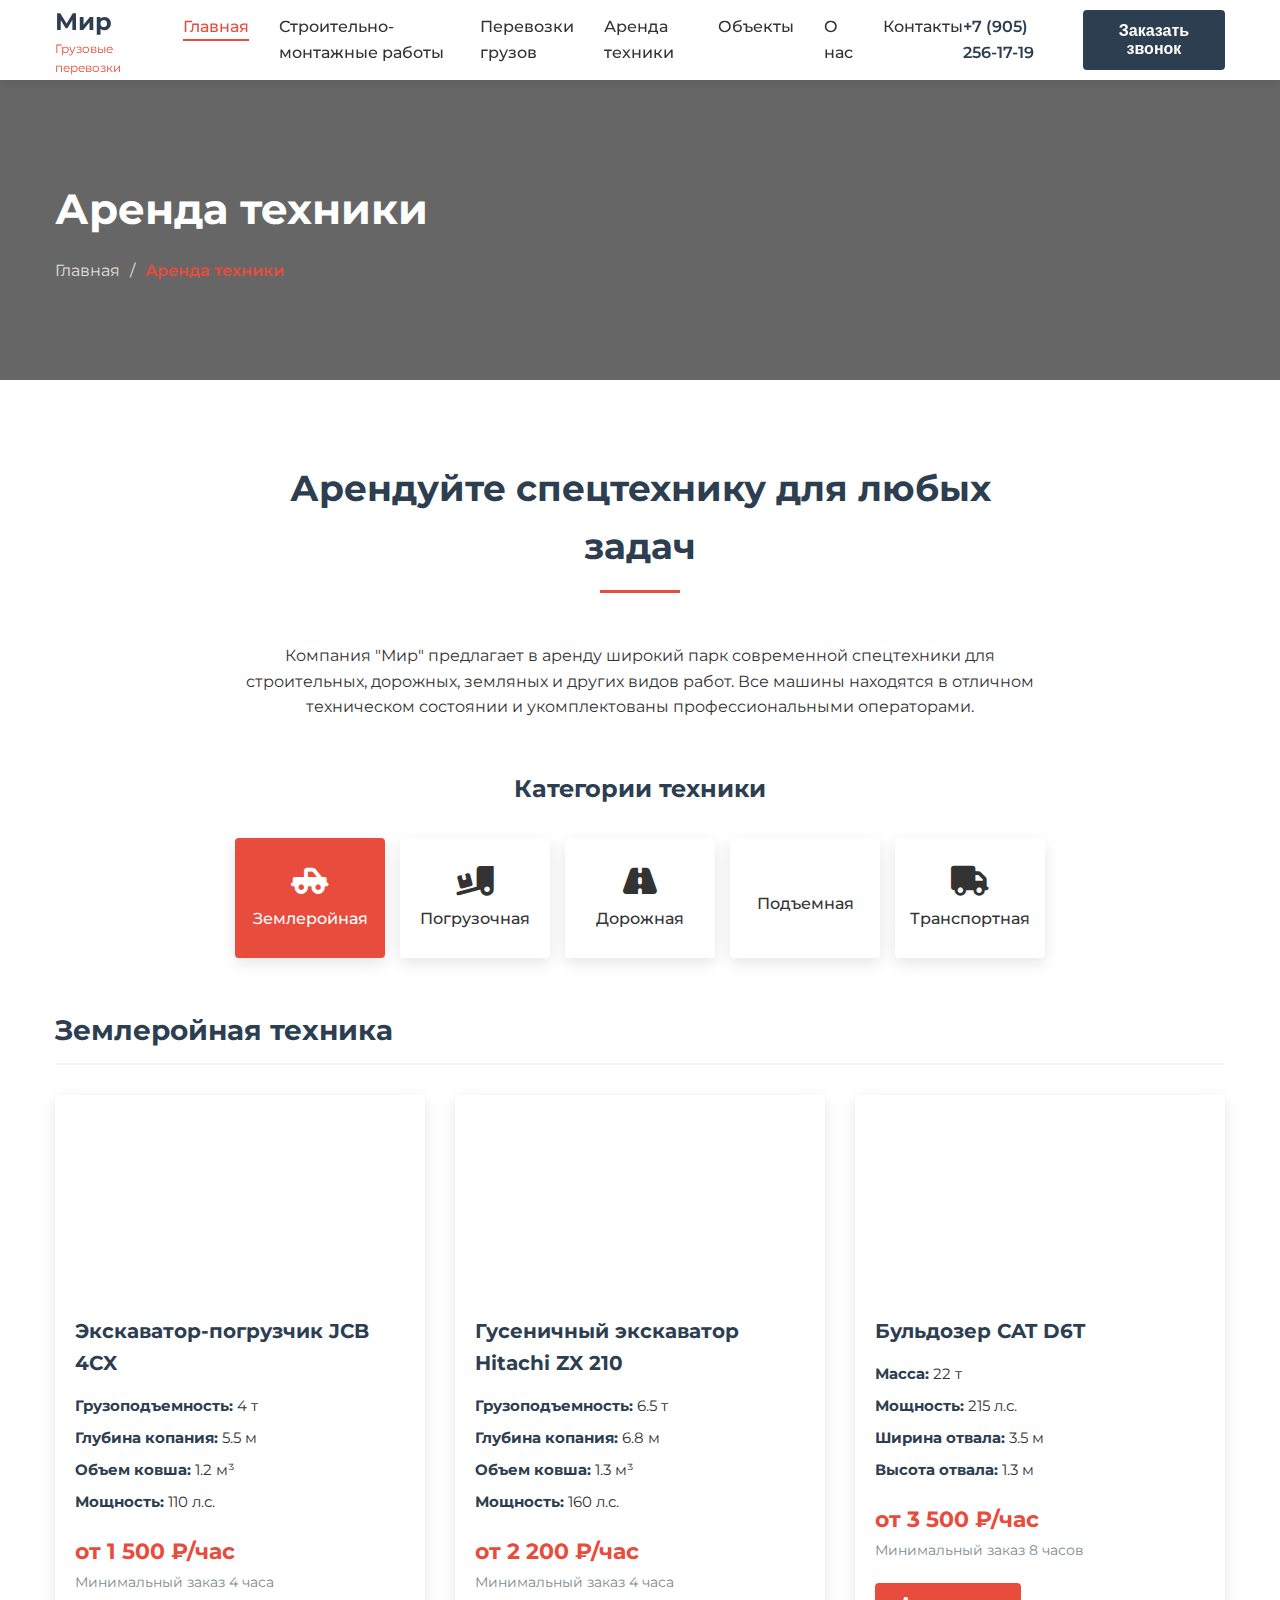
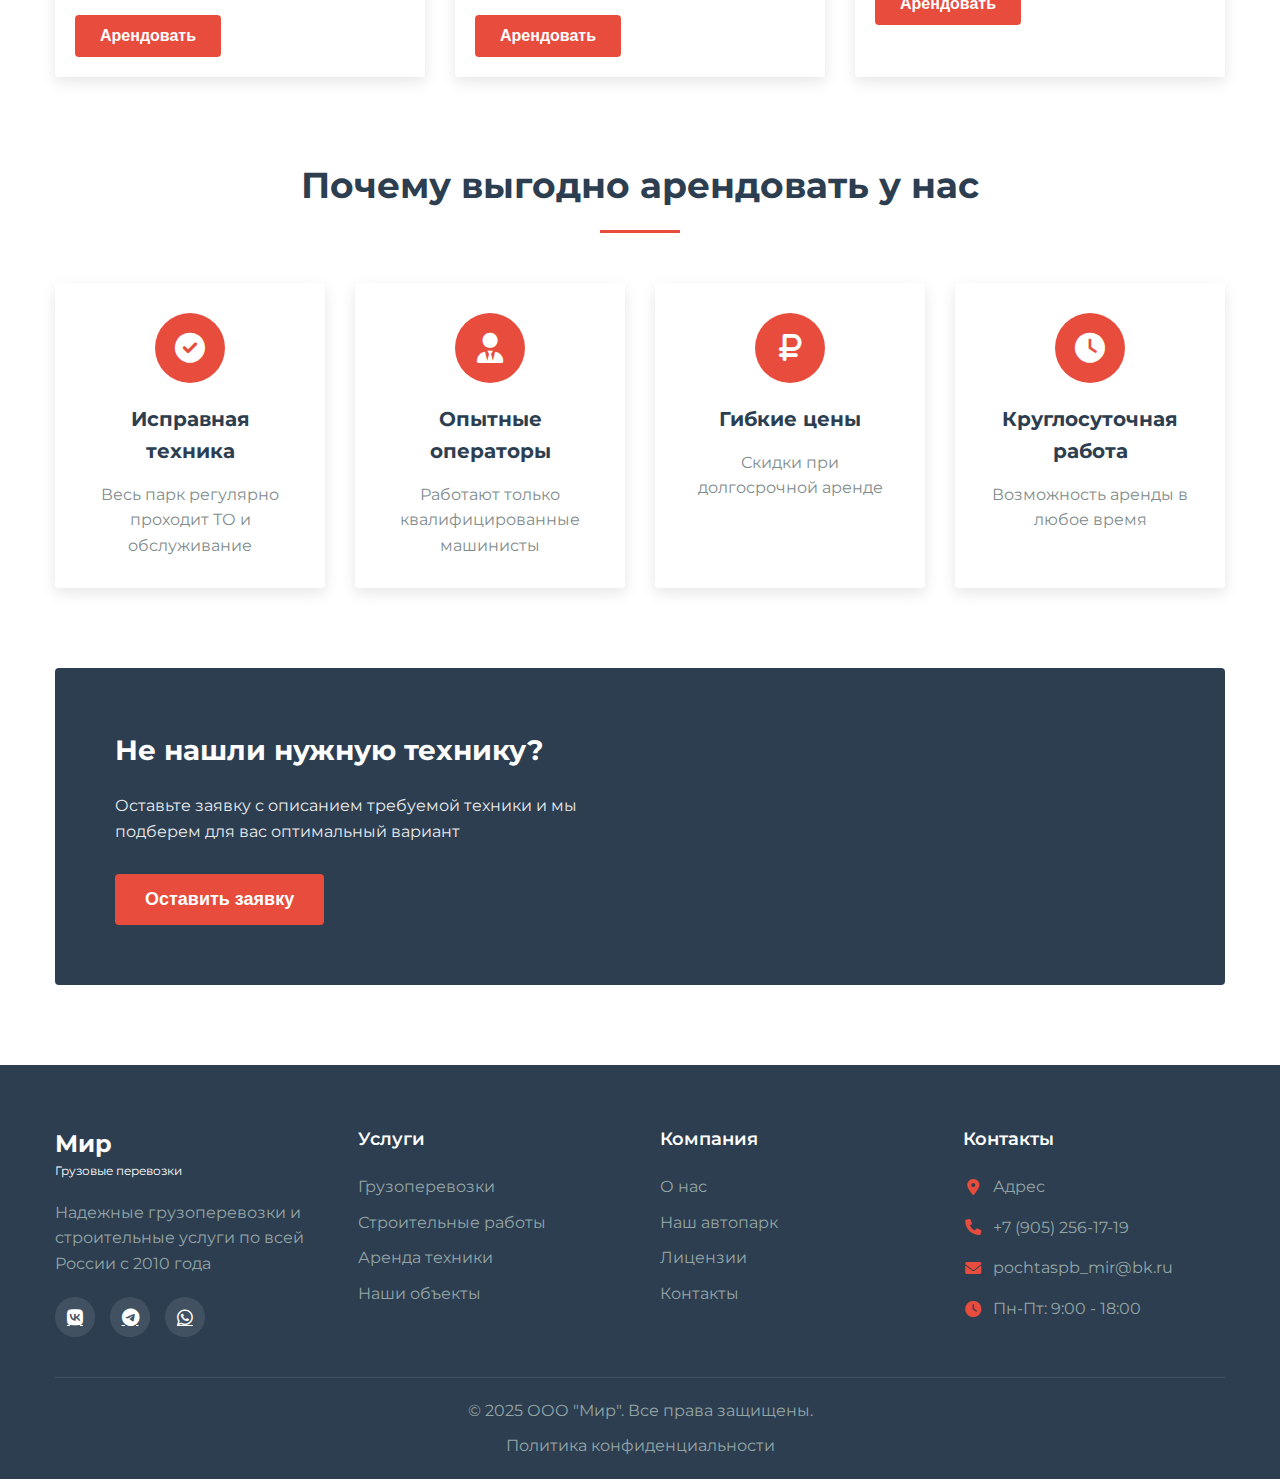
<file: rent.html>
<!DOCTYPE html>
<html lang="ru">
<head>
    <meta charset="UTF-8">
    <meta name="viewport" content="width=device-width, initial-scale=1.0">
    <title>Аренда техники | Мир</title>
    <link rel="stylesheet" href="css/style.css">
    <link rel="preconnect" href="https://fonts.googleapis.com">
    <link rel="preconnect" href="https://fonts.gstatic.com" crossorigin>
    <link href="https://fonts.googleapis.com/css2?family=Montserrat:wght@400;500;600;700&display=swap" rel="stylesheet">
    <link rel="stylesheet" href="https://cdnjs.cloudflare.com/ajax/libs/font-awesome/6.0.0-beta3/css/all.min.css">
</head>
<body>
    <header class="header">
        <div class="container">
            <div class="header__inner">
                <a href="index.html" class="logo">
                    <span class="logo__text">Мир</span>
                    <span class="logo__subtext">Грузовые перевозки</span>
                </a>
                
                <nav class="nav">
                    <ul class="nav__list">
                        <li class="nav__item"><a href="index.html" class="nav__link active">Главная</a></li>
                        <li class="nav__item dropdown">
                            <a href="construction.html" class="nav__link">Строительно-монтажные работы</a>
                            <ul class="dropdown-menu">
                                <li><a href="construction.html#blago">Благоустройство</a></li>
                                <li><a href="construction.html#earth">Земляные работы</a></li>
                                <li><a href="construction.html#road">Дорожные работы</a></li>
                                <li><a href="construction.html#montage">Монтажные работы</a></li>
                            </ul>
                        </li>
                        <li class="nav__item"><a href="transport.html" class="nav__link">Перевозки грузов</a></li>
                        <li class="nav__item"><a href="rent.html" class="nav__link">Аренда техники</a></li>
                        <li class="nav__item"><a href="projects.html" class="nav__link">Объекты</a></li>
                        <li class="nav__item"><a href="about.html" class="nav__link">О нас</a></li>
                        <li class="nav__item"><a href="contacts.html" class="nav__link">Контакты</a></li>
                    </ul>
                </nav>
                
                <div class="header__contacts">
                    <a href="tel:+78001234567" class="phone">+7 (905) 256-17-19</a>
                    <button class="btn callback-btn">Заказать звонок</button>
                </div>
                
                <button class="burger">
                    <span></span>
                    <span></span>
                    <span></span>
                </button>
            </div>
        </div>
    </header>

    <main>
        <section class="page-header" style="background-image: url('https://images.unsplash.com/photo-1608889825103-eb5a6f5bc9e3?ixlib=rb-1.2.1&auto=format&fit=crop&w=1350&q=80');">
            <div class="container">
                <h1 class="page-header__title">Аренда техники</h1>
                <nav class="breadcrumbs">
                    <a href="index.html" class="breadcrumbs__link">Главная</a>
                    <span class="breadcrumbs__separator">/</span>
                    <span class="breadcrumbs__current">Аренда техники</span>
                </nav>
            </div>
        </section>

        <section class="rent-section">
            <div class="container">
                <div class="rent-intro">
                    <h2 class="section-title">Арендуйте спецтехнику для любых задач</h2>
                    <p>Компания "Мир" предлагает в аренду широкий парк современной спецтехники для строительных, дорожных, земляных и других видов работ. Все машины находятся в отличном техническом состоянии и укомплектованы профессиональными операторами.</p>
                </div>

                <div class="rent-categories">
                    <h3 class="rent-categories__title">Категории техники</h3>
                    <div class="rent-categories__grid">
                        <a href="#earthmoving" class="rent-category active">
                            <i class="fas fa-truck-pickup"></i>
                            <span>Землеройная</span>
                        </a>
                        <a href="#loading" class="rent-category">
                            <i class="fas fa-truck-loading"></i>
                            <span>Погрузочная</span>
                        </a>
                        <a href="#road" class="rent-category">
                            <i class="fas fa-road"></i>
                            <span>Дорожная</span>
                        </a>
                        <a href="#lifting" class="rent-category">
                            <i class="fas fa-crane"></i>
                            <span>Подъемная</span>
                        </a>
                        <a href="#transport" class="rent-category">
                            <i class="fas fa-truck"></i>
                            <span>Транспортная</span>
                        </a>
                    </div>
                </div>

                <div class="rent-equipment" id="earthmoving">
                    <h3 class="rent-equipment__title">Землеройная техника</h3>
                    <div class="equipment-grid">
                        <div class="equipment-card">
                            <div class="equipment-card__image" style="background-image: url('https://images.unsplash.com/photo-1601579532570-12b04c810f6a?ixlib=rb-1.2.1&auto=format&fit=crop&w=1350&q=80');"></div>
                            <div class="equipment-card__content">
                                <h4 class="equipment-card__title">Экскаватор-погрузчик JCB 4CX</h4>
                                <ul class="equipment-specs">
                                    <li><strong>Грузоподъемность:</strong> 4 т</li>
                                    <li><strong>Глубина копания:</strong> 5.5 м</li>
                                    <li><strong>Объем ковша:</strong> 1.2 м³</li>
                                    <li><strong>Мощность:</strong> 110 л.с.</li>
                                </ul>
                                <div class="equipment-price">
                                    <span class="price">от 1 500 ₽/час</span>
                                    <span class="price-note">Минимальный заказ 4 часа</span>
                                </div>
                                <button class="btn btn--block open-form">Арендовать</button>
                            </div>
                        </div>

                        <div class="equipment-card">
                            <div class="equipment-card__image" style="background-image: url('https://images.unsplash.com/photo-1601579532220-0d2b1a9f6a0f?ixlib=rb-1.2.1&auto=format&fit=crop&w=1350&q=80');"></div>
                            <div class="equipment-card__content">
                                <h4 class="equipment-card__title">Гусеничный экскаватор Hitachi ZX 210</h4>
                                <ul class="equipment-specs">
                                    <li><strong>Грузоподъемность:</strong> 6.5 т</li>
                                    <li><strong>Глубина копания:</strong> 6.8 м</li>
                                    <li><strong>Объем ковша:</strong> 1.3 м³</li>
                                    <li><strong>Мощность:</strong> 160 л.с.</li>
                                </ul>
                                <div class="equipment-price">
                                    <span class="price">от 2 200 ₽/час</span>
                                    <span class="price-note">Минимальный заказ 4 часа</span>
                                </div>
                                <button class="btn btn--block open-form">Арендовать</button>
                            </div>
                        </div>

                        <div class="equipment-card">
                            <div class="equipment-card__image" style="background-image: url('https://images.unsplash.com/photo-1601579532220-0d2b1a9f6a0f?ixlib=rb-1.2.1&auto=format&fit=crop&w=1350&q=80');"></div>
                            <div class="equipment-card__content">
                                <h4 class="equipment-card__title">Бульдозер CAT D6T</h4>
                                <ul class="equipment-specs">
                                    <li><strong>Масса:</strong> 22 т</li>
                                    <li><strong>Мощность:</strong> 215 л.с.</li>
                                    <li><strong>Ширина отвала:</strong> 3.5 м</li>
                                    <li><strong>Высота отвала:</strong> 1.3 м</li>
                                </ul>
                                <div class="equipment-price">
                                    <span class="price">от 3 500 ₽/час</span>
                                    <span class="price-note">Минимальный заказ 8 часов</span>
                                </div>
                                <button class="btn btn--block open-form">Арендовать</button>
                            </div>
                        </div>
                    </div>
                </div>

                <div class="rent-equipment" id="loading">
                    <h3 class="rent-equipment__title">Погрузочная техника</h3>
                    <div class="equipment-grid">
                        <!-- Аналогичные карточки для погрузочной техники -->
                    </div>
                </div>

                <div class="rent-benefits">
                    <h2 class="section-title">Почему выгодно арендовать у нас</h2>
                    <div class="benefits-grid">
                        <div class="benefit-card">
                            <div class="benefit-card__icon">
                                <i class="fas fa-check-circle"></i>
                            </div>
                            <h3 class="benefit-card__title">Исправная техника</h3>
                            <p class="benefit-card__text">Весь парк регулярно проходит ТО и обслуживание</p>
                        </div>
                        <div class="benefit-card">
                            <div class="benefit-card__icon">
                                <i class="fas fa-user-tie"></i>
                            </div>
                            <h3 class="benefit-card__title">Опытные операторы</h3>
                            <p class="benefit-card__text">Работают только квалифицированные машинисты</p>
                        </div>
                        <div class="benefit-card">
                            <div class="benefit-card__icon">
                                <i class="fas fa-ruble-sign"></i>
                            </div>
                            <h3 class="benefit-card__title">Гибкие цены</h3>
                            <p class="benefit-card__text">Скидки при долгосрочной аренде</p>
                        </div>
                        <div class="benefit-card">
                            <div class="benefit-card__icon">
                                <i class="fas fa-clock"></i>
                            </div>
                            <h3 class="benefit-card__title">Круглосуточная работа</h3>
                            <p class="benefit-card__text">Возможность аренды в любое время</p>
                        </div>
                    </div>
                </div>

                <div class="rent-request">
                    <div class="rent-request__content">
                        <h2 class="rent-request__title">Не нашли нужную технику?</h2>
                        <p class="rent-request__text">Оставьте заявку с описанием требуемой техники и мы подберем для вас оптимальный вариант</p>
                        <button class="btn btn--large open-form">Оставить заявку</button>
                    </div>
                    <div class="rent-request__image" style="background-image: url('https://images.unsplash.com/photo-1601579532220-0d2b1a9f6a0f?ixlib=rb-1.2.1&auto=format&fit=crop&w=1350&q=80');"></div>
                </div>
            </div>
        </section>
    </main>

    <footer class="footer">
        <div class="container">
            <div class="footer__grid">
                <div class="footer__col">
                    <a href="index.html" class="logo footer__logo">
                        <span class="logo__text">Мир</span>
                        <span class="logo__subtext">Грузовые перевозки</span>
                    </a>
                    <p class="footer__text">Надежные грузоперевозки и строительные услуги по всей России с 2010 года</p>
                    <div class="footer__social">
                        <a href="#" class="social-link"><i class="fab fa-vk"></i></a>
                        <a href="#" class="social-link"><i class="fab fa-telegram"></i></a>
                        <a href="#" class="social-link"><i class="fab fa-whatsapp"></i></a>
                    </div>
                </div>
                <div class="footer__col">
                    <h3 class="footer__title">Услуги</h3>
                    <ul class="footer__list">
                        <li><a href="transport.html">Грузоперевозки</a></li>
                        <li><a href="construction.html">Строительные работы</a></li>
                        <li><a href="rent.html">Аренда техники</a></li>
                        <li><a href="projects.html">Наши объекты</a></li>
                    </ul>
                </div>
                <div class="footer__col">
                    <h3 class="footer__title">Компания</h3>
                    <ul class="footer__list">
                        <li><a href="about.html">О нас</a></li>
                        <li><a href="about.html#park">Наш автопарк</a></li>
                        <li><a href="about.html#licenses">Лицензии</a></li>
                        <li><a href="contacts.html">Контакты</a></li>
                    </ul>
                </div>
                <div class="footer__col">
                    <h3 class="footer__title">Контакты</h3>
                    <ul class="footer__contacts">
                        <li><i class="fas fa-map-marker-alt"></i> Адрес</li>
                        <li><i class="fas fa-phone"></i> <a href="tel:+78001234567">+7 (905) 256-17-19</a></li>
                        <li><i class="fas fa-envelope"></i> <a href="mail:pochtaspb_mir@bk.ru">pochtaspb_mir@bk.ru</a></li>
                        <li><i class="fas fa-clock"></i> Пн-Пт: 9:00 - 18:00</li>
                    </ul>
                </div>
            </div>
            <div class="footer__bottom">
                <p class="footer__copyright">© 2025 ООО "Мир". Все права защищены.</p>
                <a href="#" class="footer__link">Политика конфиденциальности</a>
            </div>
        </div>
    </footer>

    <script src="js/main.js"></script>
    <script src="js/rent.js"></script>
</body>
</html>
</file>
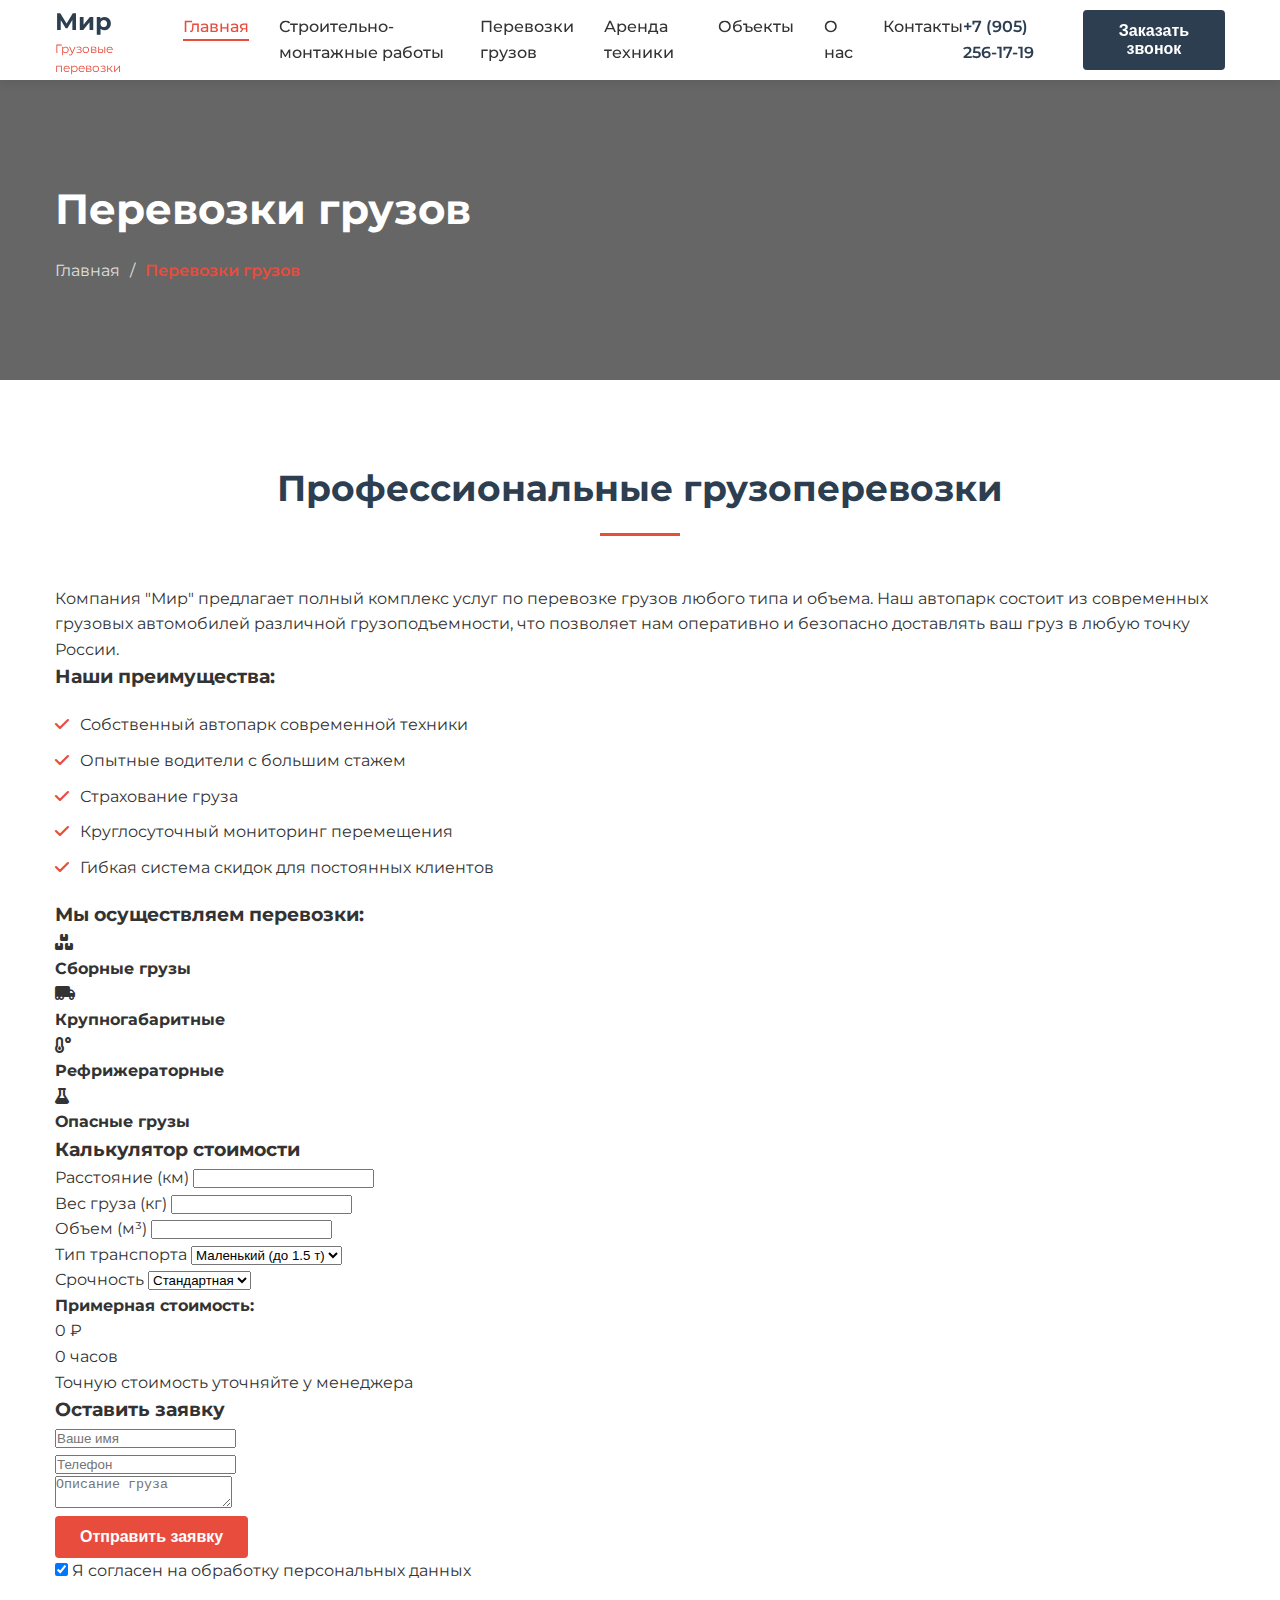
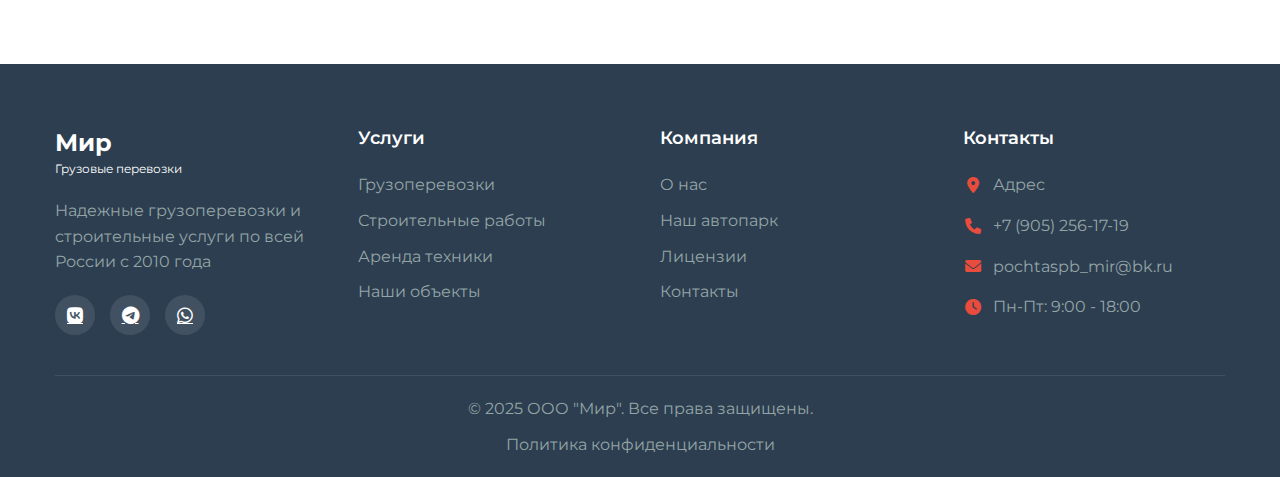
<file: transport.html>
<!DOCTYPE html>
<html lang="ru">
<head>
    <meta charset="UTF-8">
    <meta name="viewport" content="width=device-width, initial-scale=1.0">
    <title>Перевозки грузов | Мир</title>
    <link rel="stylesheet" href="css/style.css">
    <link rel="preconnect" href="https://fonts.googleapis.com">
    <link rel="preconnect" href="https://fonts.gstatic.com" crossorigin>
    <link href="https://fonts.googleapis.com/css2?family=Montserrat:wght@400;500;600;700&display=swap" rel="stylesheet">
    <link rel="stylesheet" href="https://cdnjs.cloudflare.com/ajax/libs/font-awesome/6.0.0-beta3/css/all.min.css">
</head>
<body>
    <header class="header">
        <div class="container">
            <div class="header__inner">
                <a href="index.html" class="logo">
                    <span class="logo__text">Мир</span>
                    <span class="logo__subtext">Грузовые перевозки</span>
                </a>
                
                <nav class="nav">
                    <ul class="nav__list">
                        <li class="nav__item"><a href="index.html" class="nav__link active">Главная</a></li>
                        <li class="nav__item dropdown">
                            <a href="construction.html" class="nav__link">Строительно-монтажные работы</a>
                            <ul class="dropdown-menu">
                                <li><a href="construction.html#blago">Благоустройство</a></li>
                                <li><a href="construction.html#earth">Земляные работы</a></li>
                                <li><a href="construction.html#road">Дорожные работы</a></li>
                                <li><a href="construction.html#montage">Монтажные работы</a></li>
                            </ul>
                        </li>
                        <li class="nav__item"><a href="transport.html" class="nav__link">Перевозки грузов</a></li>
                        <li class="nav__item"><a href="rent.html" class="nav__link">Аренда техники</a></li>
                        <li class="nav__item"><a href="projects.html" class="nav__link">Объекты</a></li>
                        <li class="nav__item"><a href="about.html" class="nav__link">О нас</a></li>
                        <li class="nav__item"><a href="contacts.html" class="nav__link">Контакты</a></li>
                    </ul>
                </nav>
                
                <div class="header__contacts">
                    <a href="tel:+78001234567" class="phone">+7 (905) 256-17-19</a>
                    <button class="btn callback-btn">Заказать звонок</button>
                </div>
                
                <button class="burger">
                    <span></span>
                    <span></span>
                    <span></span>
                </button>
            </div>
        </div>
    </header>

    <main>
        <section class="page-header" style="background-image: url('https://images.unsplash.com/photo-1601574029729-4535be85abc1?ixlib=rb-1.2.1&auto=format&fit=crop&w=1350&q=80');">
            <div class="container">
                <h1 class="page-header__title">Перевозки грузов</h1>
                <nav class="breadcrumbs">
                    <a href="index.html" class="breadcrumbs__link">Главная</a>
                    <span class="breadcrumbs__separator">/</span>
                    <span class="breadcrumbs__current">Перевозки грузов</span>
                </nav>
            </div>
        </section>

        <section class="transport-section">
            <div class="container">
                <div class="transport-grid">
                    <div class="transport-content">
                        <h2 class="section-title">Профессиональные грузоперевозки</h2>
                        <p>Компания "Мир" предлагает полный комплекс услуг по перевозке грузов любого типа и объема. Наш автопарк состоит из современных грузовых автомобилей различной грузоподъемности, что позволяет нам оперативно и безопасно доставлять ваш груз в любую точку России.</p>
                        
                        <h3>Наши преимущества:</h3>
                        <ul class="checked-list">
                            <li>Собственный автопарк современной техники</li>
                            <li>Опытные водители с большим стажем</li>
                            <li>Страхование груза</li>
                            <li>Круглосуточный мониторинг перемещения</li>
                            <li>Гибкая система скидок для постоянных клиентов</li>
                        </ul>

                        <div class="transport-types">
                            <h3>Мы осуществляем перевозки:</h3>
                            <div class="transport-types__grid">
                                <div class="transport-type">
                                    <i class="fas fa-boxes"></i>
                                    <h4>Сборные грузы</h4>
                                </div>
                                <div class="transport-type">
                                    <i class="fas fa-truck-moving"></i>
                                    <h4>Крупногабаритные</h4>
                                </div>
                                <div class="transport-type">
                                    <i class="fas fa-temperature-low"></i>
                                    <h4>Рефрижераторные</h4>
                                </div>
                                <div class="transport-type">
                                    <i class="fas fa-flask"></i>
                                    <h4>Опасные грузы</h4>
                                </div>
                            </div>
                        </div>
                    </div>

                    <div class="transport-form">
                        <div class="calculator-card">
                            <h3 class="calculator-title">Калькулятор стоимости</h3>
                            <form id="transport-calculator" class="calculator-form">
                                <div class="form-group">
                                    <label for="distance">Расстояние (км)</label>
                                    <input type="number" id="distance" min="1" required>
                                </div>
                                <div class="form-group">
                                    <label for="weight">Вес груза (кг)</label>
                                    <input type="number" id="weight" min="1">
                                </div>
                                <div class="form-group">
                                    <label for="volume">Объем (м³)</label>
                                    <input type="number" id="volume" min="0.1" step="0.1">
                                </div>
                                <div class="form-group">
                                    <label for="vehicle-type">Тип транспорта</label>
                                    <select id="vehicle-type" required>
                                        <option value="small">Маленький (до 1.5 т)</option>
                                        <option value="medium">Средний (до 5 т)</option>
                                        <option value="large">Большой (до 20 т)</option>
                                        <option value="refrigerator">Рефрижератор</option>
                                        <option value="tanker">Цистерна</option>
                                    </select>
                                </div>
                                <div class="form-group">
                                    <label for="urgency">Срочность</label>
                                    <select id="urgency">
                                        <option value="standard">Стандартная</option>
                                        <option value="express">Экспресс</option>
                                        <option value="urgent">Срочная</option>
                                    </select>
                                </div>
                            </form>

                            <div id="calculation-result" class="calculator-result hidden">
                                <h4>Примерная стоимость:</h4>
                                <div class="result-price" id="price">0 ₽</div>
                                <div class="result-time" id="time">0 часов</div>
                                <p class="result-note">Точную стоимость уточняйте у менеджера</p>
                            </div>
                        </div>

                        <div class="request-card">
                            <h3 class="request-title">Оставить заявку</h3>
                            <form class="request-form">
                                <div class="form-group">
                                    <input type="text" placeholder="Ваше имя" required>
                                </div>
                                <div class="form-group">
                                    <input type="tel" placeholder="Телефон" required>
                                </div>
                                <div class="form-group">
                                    <textarea placeholder="Описание груза"></textarea>
                                </div>
                                <button type="submit" class="btn btn--block">Отправить заявку</button>
                                <div class="form-agree">
                                    <input type="checkbox" id="transport-agree" checked required>
                                    <label for="transport-agree">Я согласен на обработку персональных данных</label>
                                </div>
                            </form>
                        </div>
                    </div>
                </div>
            </div>
        </section>
    </main>

    <footer class="footer">
        <div class="container">
            <div class="footer__grid">
                <div class="footer__col">
                    <a href="index.html" class="logo footer__logo">
                        <span class="logo__text">Мир</span>
                        <span class="logo__subtext">Грузовые перевозки</span>
                    </a>
                    <p class="footer__text">Надежные грузоперевозки и строительные услуги по всей России с 2010 года</p>
                    <div class="footer__social">
                        <a href="#" class="social-link"><i class="fab fa-vk"></i></a>
                        <a href="#" class="social-link"><i class="fab fa-telegram"></i></a>
                        <a href="#" class="social-link"><i class="fab fa-whatsapp"></i></a>
                    </div>
                </div>
                <div class="footer__col">
                    <h3 class="footer__title">Услуги</h3>
                    <ul class="footer__list">
                        <li><a href="transport.html">Грузоперевозки</a></li>
                        <li><a href="construction.html">Строительные работы</a></li>
                        <li><a href="rent.html">Аренда техники</a></li>
                        <li><a href="projects.html">Наши объекты</a></li>
                    </ul>
                </div>
                <div class="footer__col">
                    <h3 class="footer__title">Компания</h3>
                    <ul class="footer__list">
                        <li><a href="about.html">О нас</a></li>
                        <li><a href="about.html#park">Наш автопарк</a></li>
                        <li><a href="about.html#licenses">Лицензии</a></li>
                        <li><a href="contacts.html">Контакты</a></li>
                    </ul>
                </div>
                <div class="footer__col">
                    <h3 class="footer__title">Контакты</h3>
                    <ul class="footer__contacts">
                        <li><i class="fas fa-map-marker-alt"></i>Адрес</li>
                        <li><i class="fas fa-phone"></i> <a href="tel:+78001234567">+7 (905) 256-17-19</a></li>
                        <li><i class="fas fa-envelope"></i> <a href="mail:pochtaspb_mir@bk.ru">pochtaspb_mir@bk.ru</a></li>
                        <li><i class="fas fa-clock"></i> Пн-Пт: 9:00 - 18:00</li>
                    </ul>
                </div>
            </div>
            <div class="footer__bottom">
                <p class="footer__copyright">© 2025 ООО "Мир". Все права защищены.</p>
                <a href="#" class="footer__link">Политика конфиденциальности</a>
            </div>
        </div>
    </footer>

    <script src="js/main.js"></script>
    <script src="js/calculator.js"></script>
</body>
</html>
</file>
<file: css/style.css>
/* Base styles */
:root {
    --primary-color: #2c3e50;
    --secondary-color: #e74c3c;
    --accent-color: #3498db;
    --light-color: #ecf0f1;
    --dark-color: #2c3e50;
    --text-color: #333;
    --text-light: #7f8c8d;
    --white: #fff;
    --gray: #95a5a6;
    --light-gray: #f5f5f5;
    --border-radius: 4px;
    --box-shadow: 0 5px 15px rgba(0, 0, 0, 0.1);
    --transition: all 0.3s ease;
}

* {
    margin: 0;
    padding: 0;
    box-sizing: border-box;
}

html {
    scroll-behavior: smooth;
}

body {
    font-family: 'Montserrat', sans-serif;
    color: var(--text-color);
    line-height: 1.6;
    background-color: var(--white);
    overflow-x: hidden;
}

.container {
    width: 100%;
    max-width: 1200px;
    margin: 0 auto;
    padding: 0 15px;
}

section {
    padding: 80px 0;
}

.section-title {
    font-size: 36px;
    font-weight: 700;
    margin-bottom: 50px;
    text-align: center;
    color: var(--primary-color);
    position: relative;
}

.section-title::after {
    content: '';
    display: block;
    width: 80px;
    height: 3px;
    background-color: var(--secondary-color);
    margin: 15px auto 0;
}

.btn {
    display: inline-block;
    padding: 12px 25px;
    background-color: var(--secondary-color);
    color: var(--white);
    border: none;
    border-radius: var(--border-radius);
    font-size: 16px;
    font-weight: 600;
    text-align: center;
    text-decoration: none;
    cursor: pointer;
    transition: var(--transition);
}

.btn:hover {
    background-color: #c0392b;
    transform: translateY(-3px);
    box-shadow: var(--box-shadow);
}

.btn--large {
    padding: 15px 30px;
    font-size: 18px;
}

/* Header */
.header {
    position: fixed;
    top: 0;
    left: 0;
    width: 100%;
    background-color: var(--white);
    box-shadow: 0 2px 10px rgba(0, 0, 0, 0.1);
    z-index: 1000;
    transition: var(--transition);
}

.header__inner {
    display: flex;
    justify-content: space-between;
    align-items: center;
    height: 80px;
}

.logo {
    display: flex;
    flex-direction: column;
    text-decoration: none;
}

.logo__text {
    font-size: 24px;
    font-weight: 700;
    color: var(--primary-color);
}

.logo__subtext {
    font-size: 12px;
    color: var(--secondary-color);
    margin-top: -3px;
}

.nav__list {
    display: flex;
    list-style: none;
}

.nav__item {
    position: relative;
    margin-left: 30px;
}

.nav__link {
    text-decoration: none;
    color: var(--text-color);
    font-weight: 500;
    transition: var(--transition);
    position: relative;
}

.nav__link:hover,
.nav__link.active {
    color: var(--secondary-color);
}

.nav__link.active::after {
    content: '';
    position: absolute;
    bottom: -5px;
    left: 0;
    width: 100%;
    height: 2px;
    background-color: var(--secondary-color);
}

.dropdown-menu {
    position: absolute;
    top: 100%;
    left: 0;
    width: 200px;
    background-color: var(--white);
    box-shadow: var(--box-shadow);
    border-radius: var(--border-radius);
    padding: 10px 0;
    opacity: 0;
    visibility: hidden;
    transition: var(--transition);
    z-index: 100;
}

.dropdown:hover .dropdown-menu {
    opacity: 1;
    visibility: visible;
}

.dropdown-menu li {
    padding: 8px 20px;
}

.dropdown-menu a {
    color: var(--text-color);
    text-decoration: none;
    transition: var(--transition);
    display: block;
}

.dropdown-menu a:hover {
    color: var(--secondary-color);
    padding-left: 5px;
}

.header__contacts {
    display: flex;
    align-items: center;
}

.phone {
    font-weight: 600;
    color: var(--primary-color);
    text-decoration: none;
    margin-right: 20px;
    transition: var(--transition);
}

.phone:hover {
    color: var(--secondary-color);
}

.callback-btn {
    background-color: var(--primary-color);
}

.callback-btn:hover {
    background-color: #1a252f;
}

.burger {
    display: none;
    width: 30px;
    height: 20px;
    flex-direction: column;
    justify-content: space-between;
    background: none;
    border: none;
    cursor: pointer;
    z-index: 1001;
}

.burger span {
    display: block;
    width: 100%;
    height: 2px;
    background-color: var(--primary-color);
    transition: var(--transition);
}

/* Hero slider */
.hero {
    position: relative;
    margin-top: 80px;
    height: calc(100vh - 80px);
    min-height: 600px;
    overflow: hidden;
}

.hero-slider {
    height: 100%;
}

.slide {
    position: absolute;
    top: 0;
    left: 0;
    width: 100%;
    height: 100%;
    background-size: cover;
    background-position: center;
    background-repeat: no-repeat;
    opacity: 0;
    transition: opacity 1s ease;
}

.slide.active {
    opacity: 1;
}

.slide__content {
    position: absolute;
    top: 50%;
    transform: translateY(-50%);
    max-width: 600px;
    color: var(--white);
}

.slide__title {
    font-size: 48px;
    font-weight: 700;
    margin-bottom: 20px;
    text-shadow: 0 2px 5px rgba(0, 0, 0, 0.5);
}

.slide__text {
    font-size: 20px;
    margin-bottom: 30px;
    text-shadow: 0 2px 5px rgba(0, 0, 0, 0.5);
}

.hero-slider__controls {
    position: absolute;
    top: 50%;
    width: 100%;
    transform: translateY(-50%);
    display: flex;
    justify-content: space-between;
    padding: 0 20px;
    z-index: 10;
}

.slider-prev,
.slider-next {
    width: 50px;
    height: 50px;
    border-radius: 50%;
    background-color: rgba(255, 255, 255, 0.2);
    color: var(--white);
    border: none;
    font-size: 20px;
    cursor: pointer;
    transition: var(--transition);
    display: flex;
    align-items: center;
    justify-content: center;
}

.slider-prev:hover,
.slider-next:hover {
    background-color: rgba(255, 255, 255, 0.4);
}

.hero-slider__dots {
    position: absolute;
    bottom: 30px;
    left: 50%;
    transform: translateX(-50%);
    display: flex;
    z-index: 10;
}

.dot {
    width: 12px;
    height: 12px;
    border-radius: 50%;
    background-color: rgba(255, 255, 255, 0.5);
    margin: 0 5px;
    cursor: pointer;
    transition: var(--transition);
}

.dot.active {
    background-color: var(--white);
    transform: scale(1.2);
}

/* Advantages */
.advantages {
    background-color: var(--light-gray);
}

.advantages__grid {
    display: grid;
    grid-template-columns: repeat(auto-fit, minmax(250px, 1fr));
    gap: 30px;
}

.advantage-card {
    background-color: var(--white);
    padding: 30px;
    border-radius: var(--border-radius);
    box-shadow: var(--box-shadow);
    text-align: center;
    transition: var(--transition);
}

.advantage-card:hover {
    transform: translateY(-10px);
}

.advantage-card__icon {
    width: 70px;
    height: 70px;
    background-color: var(--secondary-color);
    color: var(--white);
    border-radius: 50%;
    display: flex;
    align-items: center;
    justify-content: center;
    margin: 0 auto 20px;
    font-size: 30px;
}

.advantage-card__title {
    font-size: 20px;
    margin-bottom: 15px;
    color: var(--primary-color);
}

.advantage-card__text {
    color: var(--text-light);
}

/* Services */
.services__grid {
    display: grid;
    grid-template-columns: repeat(auto-fit, minmax(350px, 1fr));
    gap: 30px;
}

.service-card {
    display: block;
    text-decoration: none;
    border-radius: var(--border-radius);
    overflow: hidden;
    box-shadow: var(--box-shadow);
    transition: var(--transition);
    position: relative;
}

.service-card:hover {
    transform: translateY(-10px);
    box-shadow: 0 15px 30px rgba(0, 0, 0, 0.2);
}

.service-card__image {
    height: 250px;
    background-size: cover;
    background-position: center;
}

.service-card__content {
    padding: 25px;
    background-color: var(--white);
}

.service-card__title {
    font-size: 22px;
    margin-bottom: 15px;
    color: var(--primary-color);
}

.service-card__text {
    color: var(--text-light);
    margin-bottom: 20px;
}

.service-card__link {
    color: var(--secondary-color);
    font-weight: 600;
    display: inline-flex;
    align-items: center;
}

.service-card__link i {
    margin-left: 5px;
    transition: var(--transition);
}

.service-card:hover .service-card__link i {
    transform: translateX(5px);
}

/* CTA */
.cta {
    background-size: cover;
    background-position: center;
    background-attachment: fixed;
    position: relative;
    color: var(--white);
    text-align: center;
    padding: 100px 0;
}

.cta::before {
    content: '';
    position: absolute;
    top: 0;
    left: 0;
    width: 100%;
    height: 100%;
    background-color: rgba(0, 0, 0, 0.7);
}

.cta__content {
    position: relative;
    z-index: 1;
    max-width: 800px;
    margin: 0 auto;
}

.cta__title {
    font-size: 36px;
    margin-bottom: 20px;
}

.cta__text {
    font-size: 18px;
    margin-bottom: 30px;
}

/* Reviews */
.reviews {
    background-color: var(--light-gray);
}

.reviews-slider {
    max-width: 1000px;
    margin: 0 auto;
}

.review {
    background-color: var(--white);
    padding: 30px;
    border-radius: var(--border-radius);
    box-shadow: var(--box-shadow);
}

.review__header {
    display: flex;
    justify-content: space-between;
    align-items: center;
    margin-bottom: 20px;
}

.review__author {
    font-weight: 600;
    color: var(--primary-color);
}

.review__rating {
    color: #f1c40f;
}

.review__text {
    font-style: italic;
    color: var(--text-light);
}

/* Footer */
.footer {
    background-color: var(--primary-color);
    color: var(--white);
    padding: 60px 0 0;
}

.footer__grid {
    display: grid;
    grid-template-columns: repeat(auto-fit, minmax(250px, 1fr));
    gap: 40px;
    margin-bottom: 40px;
}

.footer__logo .logo__text,
.footer__logo .logo__subtext {
    color: var(--white);
}

.footer__text {
    margin: 20px 0;
    color: var(--gray);
}

.footer__social {
    display: flex;
    gap: 15px;
}

.social-link {
    display: flex;
    align-items: center;
    justify-content: center;
    width: 40px;
    height: 40px;
    border-radius: 50%;
    background-color: rgba(255, 255, 255, 0.1);
    color: var(--white);
    font-size: 18px;
    transition: var(--transition);
}

.social-link:hover {
    background-color: var(--secondary-color);
    transform: translateY(-3px);
}

.footer__title {
    font-size: 18px;
    font-weight: 600;
    margin-bottom: 20px;
    color: var(--white);
}

.footer__list {
    list-style: none;
}

.footer__list li {
    margin-bottom: 10px;
}

.footer__list a {
    color: var(--gray);
    text-decoration: none;
    transition: var(--transition);
}

.footer__list a:hover {
    color: var(--white);
    padding-left: 5px;
}

.footer__contacts li {
    display: flex;
    align-items: center;
    margin-bottom: 15px;
    color: var(--gray);
}

.footer__contacts i {
    margin-right: 10px;
    color: var(--secondary-color);
    width: 20px;
    text-align: center;
}

.footer__contacts a {
    color: var(--gray);
    text-decoration: none;
    transition: var(--transition);
}

.footer__contacts a:hover {
    color: var(--white);
}

.footer__bottom {
    border-top: 1px solid rgba(255, 255, 255, 0.1);
    padding: 20px 0;
    text-align: center;
}

.footer__copyright {
    color: var(--gray);
    margin-bottom: 10px;
}

.footer__link {
    color: var(--gray);
    text-decoration: none;
    transition: var(--transition);
}

.footer__link:hover {
    color: var(--white);
}

/* Modal */
.modal {
    position: fixed;
    top: 0;
    left: 0;
    width: 100%;
    height: 100%;
    background-color: rgba(0, 0, 0, 0.5);
    display: flex;
    align-items: center;
    justify-content: center;
    opacity: 0;
    visibility: hidden;
    transition: var(--transition);
    z-index: 10000;
}

.modal.active {
    opacity: 1;
    visibility: visible;
}

.modal__content {
    background-color: var(--white);
    padding: 30px;
    border-radius: var(--border-radius);
    max-width: 500px;
    width: 100%;
    position: relative;
    transform: translateY(-50px);
    transition: var(--transition);
}

.modal.active .modal__content {
    transform: translateY(0);
}

.modal__close {
    position: absolute;
    top: 15px;
    right: 15px;
    font-size: 24px;
    background: none;
    border: none;
    cursor: pointer;
    color: var(--gray);
    transition: var(--transition);
}

.modal__close:hover {
    color: var(--secondary-color);
    transform: rotate(90deg);
}

.modal__title {
    font-size: 24px;
    margin-bottom: 20px;
    color: var(--primary-color);
    text-align: center;
}

/* Form */
.form__group {
    margin-bottom: 20px;
}

.form__input,
.form__textarea {
    width: 100%;
    padding: 12px 15px;
    border: 1px solid #ddd;
    border-radius: var(--border-radius);
    font-family: inherit;
    font-size: 16px;
    transition: var(--transition);
}

.form__input:focus,
.form__textarea:focus {
    border-color: var(--accent-color);
    outline: none;
    box-shadow: 0 0 0 3px rgba(52, 152, 219, 0.2);
}

.form__textarea {
    min-height: 120px;
    resize: vertical;
}

.form__agree {
    display: flex;
    align-items: center;
    margin-top: 20px;
}

.form__agree input {
    margin-right: 10px;
}

/* Responsive */
@media (max-width: 992px) {
    .nav {
        position: fixed;
        top: 80px;
        left: 0;
        width: 100%;
        background-color: var(--white);
        box-shadow: 0 5px 10px rgba(0, 0, 0, 0.1);
        padding: 20px 0;
        transform: translateY(-150%);
        opacity: 0;
        transition: var(--transition);
        z-index: 999;
    }

    .nav.active {
        transform: translateY(0);
        opacity: 1;
    }

    .nav__list {
        flex-direction: column;
    }

    .nav__item {
        margin: 0;
        padding: 10px 20px;
    }

    .dropdown-menu {
        position: static;
        width: 100%;
        box-shadow: none;
        opacity: 1;
        visibility: visible;
        display: none;
        padding: 0;
    }

    .dropdown:hover .dropdown-menu {
        display: block;
    }

    .dropdown-menu li {
        padding: 8px 30px;
    }

    .header__contacts {
        display: none;
    }

    .burger {
        display: flex;
    }

    .slide__title {
        font-size: 36px;
    }

    .slide__text {
        font-size: 18px;
    }
}

@media (max-width: 768px) {
    section {
        padding: 60px 0;
    }

    .section-title {
        font-size: 30px;
    }

    .hero {
        min-height: 500px;
    }

    .slide__content {
        padding: 0 20px;
    }

    .slide__title {
        font-size: 28px;
    }

    .slide__text {
        font-size: 16px;
    }

    .services__grid {
        grid-template-columns: 1fr;
    }

    .cta__title {
        font-size: 28px;
    }

    .cta__text {
        font-size: 16px;
    }
}

@media (max-width: 576px) {
    .section-title {
        font-size: 26px;
    }

    .hero {
        min-height: 400px;
    }

    .slide__title {
        font-size: 24px;
    }

    .btn--large {
        padding: 12px 25px;
        font-size: 16px;
    }

    .cta {
        padding: 60px 0;
    }

    .cta__title {
        font-size: 24px;
    }
}

/* Construction Page */
.page-header {
    position: relative;
    height: 300px;
    background-size: cover;
    background-position: center;
    display: flex;
    align-items: center;
    color: var(--white);
    margin-top: 80px;
}

.page-header::before {
    content: '';
    position: absolute;
    top: 0;
    left: 0;
    width: 100%;
    height: 100%;
    background-color: rgba(0, 0, 0, 0.6);
}

.page-header__title {
    position: relative;
    z-index: 1;
    font-size: 42px;
    margin-bottom: 15px;
}

.breadcrumbs {
    position: relative;
    z-index: 1;
    display: flex;
    align-items: center;
}

.breadcrumbs__link {
    color: var(--white);
    text-decoration: none;
    opacity: 0.8;
    transition: var(--transition);
}

.breadcrumbs__link:hover {
    opacity: 1;
}

.breadcrumbs__separator {
    margin: 0 10px;
    opacity: 0.8;
}

.breadcrumbs__current {
    color: var(--secondary-color);
    font-weight: 600;
}

.construction-intro {
    text-align: center;
    max-width: 800px;
    margin: 0 auto 50px;
}

.service-detail {
    display: flex;
    margin-bottom: 60px;
    align-items: center;
}

.service-detail.reverse {
    flex-direction: row-reverse;
}

.service-detail__content {
    flex: 1;
    padding: 0 40px;
}

.service-detail__image {
    flex: 1;
    height: 400px;
    background-size: cover;
    background-position: center;
    border-radius: var(--border-radius);
    box-shadow: var(--box-shadow);
}

.service-detail__title {
    font-size: 28px;
    margin-bottom: 20px;
    color: var(--primary-color);
}

.checked-list {
    list-style: none;
    margin: 20px 0;
}

.checked-list li {
    position: relative;
    padding-left: 25px;
    margin-bottom: 10px;
}

.checked-list li::before {
    content: '\f00c';
    font-family: 'Font Awesome 5 Free';
    font-weight: 900;
    position: absolute;
    left: 0;
    color: var(--secondary-color);
}

.construction-features {
    margin: 80px 0;
}

.features-grid {
    display: grid;
    grid-template-columns: repeat(auto-fit, minmax(250px, 1fr));
    gap: 30px;
    margin-top: 40px;
}

.feature-card {
    background-color: var(--white);
    padding: 30px;
    border-radius: var(--border-radius);
    box-shadow: var(--box-shadow);
    text-align: center;
    transition: var(--transition);
}

.feature-card:hover {
    transform: translateY(-10px);
}

.feature-card__icon {
    width: 70px;
    height: 70px;
    background-color: var(--secondary-color);
    color: var(--white);
    border-radius: 50%;
    display: flex;
    align-items: center;
    justify-content: center;
    margin: 0 auto 20px;
    font-size: 30px;
}

.feature-card__title {
    font-size: 20px;
    margin-bottom: 15px;
    color: var(--primary-color);
}

.feature-card__text {
    color: var(--text-light);
}

.construction-cta {
    text-align: center;
    padding: 60px;
    background-color: var(--light-gray);
    border-radius: var(--border-radius);
    margin-top: 40px;
}

.construction-cta__title {
    font-size: 28px;
    margin-bottom: 15px;
    color: var(--primary-color);
}

.construction-cta__text {
    font-size: 18px;
    margin-bottom: 30px;
    color: var(--text-light);
}

@media (max-width: 992px) {
    .service-detail,
    .service-detail.reverse {
        flex-direction: column;
    }
    
    .service-detail__content {
        padding: 0;
        margin-bottom: 30px;
    }
    
    .service-detail__image {
        width: 100%;
    }
    
    .page-header__title {
        font-size: 36px;
    }
}

@media (max-width: 768px) {
    .page-header {
        height: 250px;
    }
    
    .page-header__title {
        font-size: 30px;
    }
    
    .service-detail__image {
        height: 300px;
    }
    
    .construction-cta {
        padding: 40px 20px;
    }
    
    .construction-cta__title {
        font-size: 24px;
    }
}

@media (max-width: 576px) {
    .page-header__title {
        font-size: 26px;
    }
    
    .service-detail__title {
        font-size: 24px;
    }
}

/* Rent Page */
.rent-intro {
    text-align: center;
    max-width: 800px;
    margin: 0 auto 50px;
}

.rent-categories {
    margin-bottom: 50px;
}

.rent-categories__title {
    font-size: 24px;
    margin-bottom: 20px;
    color: var(--primary-color);
    text-align: center;
}

.rent-categories__grid {
    display: flex;
    justify-content: center;
    flex-wrap: wrap;
    gap: 15px;
    margin-top: 30px;
}

.rent-category {
    display: flex;
    flex-direction: column;
    align-items: center;
    justify-content: center;
    width: 150px;
    height: 120px;
    background-color: var(--white);
    border-radius: var(--border-radius);
    box-shadow: var(--box-shadow);
    text-decoration: none;
    color: var(--text-color);
    transition: var(--transition);
    padding: 15px;
}

.rent-category:hover,
.rent-category.active {
    background-color: var(--secondary-color);
    color: var(--white);
}

.rent-category i {
    font-size: 30px;
    margin-bottom: 10px;
}

.rent-category span {
    font-weight: 500;
    text-align: center;
}

.rent-equipment {
    margin-bottom: 60px;
}

.rent-equipment__title {
    font-size: 28px;
    margin-bottom: 30px;
    color: var(--primary-color);
    padding-bottom: 10px;
    border-bottom: 2px solid var(--light-gray);
}

.equipment-grid {
    display: grid;
    grid-template-columns: repeat(auto-fill, minmax(350px, 1fr));
    gap: 30px;
}

.equipment-card {
    background-color: var(--white);
    border-radius: var(--border-radius);
    box-shadow: var(--box-shadow);
    overflow: hidden;
    transition: var(--transition);
}

.equipment-card:hover {
    transform: translateY(-10px);
    box-shadow: 0 15px 30px rgba(0, 0, 0, 0.2);
}

.equipment-card__image {
    height: 200px;
    background-size: cover;
    background-position: center;
}

.equipment-card__content {
    padding: 20px;
}

.equipment-card__title {
    font-size: 20px;
    margin-bottom: 15px;
    color: var(--primary-color);
}

.equipment-specs {
    list-style: none;
    margin-bottom: 20px;
}

.equipment-specs li {
    margin-bottom: 8px;
    font-size: 15px;
}

.equipment-specs strong {
    color: var(--primary-color);
}

.equipment-price {
    margin-bottom: 20px;
}

.price {
    font-size: 22px;
    font-weight: 700;
    color: var(--secondary-color);
    display: block;
}

.price-note {
    font-size: 14px;
    color: var(--text-light);
}

.rent-benefits {
    margin: 80px 0;
}

.benefits-grid {
    display: grid;
    grid-template-columns: repeat(auto-fit, minmax(250px, 1fr));
    gap: 30px;
    margin-top: 40px;
}

.benefit-card {
    background-color: var(--white);
    padding: 30px;
    border-radius: var(--border-radius);
    box-shadow: var(--box-shadow);
    text-align: center;
    transition: var(--transition);
}

.benefit-card:hover {
    transform: translateY(-10px);
}

.benefit-card__icon {
    width: 70px;
    height: 70px;
    background-color: var(--secondary-color);
    color: var(--white);
    border-radius: 50%;
    display: flex;
    align-items: center;
    justify-content: center;
    margin: 0 auto 20px;
    font-size: 30px;
}

.benefit-card__title {
    font-size: 20px;
    margin-bottom: 15px;
    color: var(--primary-color);
}

.benefit-card__text {
    color: var(--text-light);
}

.rent-request {
    display: flex;
    background-color: var(--primary-color);
    border-radius: var(--border-radius);
    overflow: hidden;
    color: var(--white);
}

.rent-request__content {
    flex: 1;
    padding: 60px;
}

.rent-request__image {
    flex: 1;
    min-height: 300px;
    background-size: cover;
    background-position: center;
}

.rent-request__title {
    font-size: 28px;
    margin-bottom: 20px;
}

.rent-request__text {
    margin-bottom: 30px;
    opacity: 0.9;
}

@media (max-width: 992px) {
    .rent-request {
        flex-direction: column;
    }
    
    .rent-request__content {
        padding: 40px;
    }
    
    .rent-request__image {
        min-height: 200px;
    }
    
    .equipment-grid {
        grid-template-columns: repeat(auto-fill, minmax(300px, 1fr));
    }
}

@media (max-width: 768px) {
    .rent-category {
        width: 120px;
        height: 100px;
    }
    
    .rent-request__title {
        font-size: 24px;
    }
    
    .rent-equipment__title {
        font-size: 24px;
    }
}

@media (max-width: 576px) {
    .rent-categories__grid {
        justify-content: flex-start;
    }
    
    .rent-category {
        width: calc(50% - 10px);
    }
    
    .equipment-grid {
        grid-template-columns: 1fr;
    }
    
    .rent-request__content {
        padding: 30px 20px;
    }
    
    .rent-request__title {
        font-size: 22px;
    }
}

/* Projects Page */
.projects-intro {
    text-align: center;
    max-width: 800px;
    margin: 0 auto 50px;
}

.projects-filter {
    display: flex;
    flex-wrap: wrap;
    gap: 10px;
    justify-content: center;
    margin-bottom: 40px;
}

.filter-btn {
    padding: 10px 20px;
    background-color: var(--light-gray);
    border: none;
    border-radius: 30px;
    font-family: inherit;
    font-size: 16px;
    cursor: pointer;
    transition: var(--transition);
}

.filter-btn:hover,
.filter-btn.active {
    background-color: var(--secondary-color);
    color: var(--white);
}

.projects-grid {
    display: grid;
    grid-template-columns: repeat(auto-fill, minmax(350px, 1fr));
    gap: 30px;
    margin-bottom: 60px;
}

.project-card {
    background-color: var(--white);
    border-radius: var(--border-radius);
    box-shadow: var(--box-shadow);
    overflow: hidden;
    transition: var(--transition);
}

.project-card:hover {
    transform: translateY(-10px);
    box-shadow: 0 15px 30px rgba(0, 0, 0, 0.2);
}

.project-card__image {
    height: 250px;
    background-size: cover;
    background-position: center;
    position: relative;
}

.project-card__category {
    position: absolute;
    top: 20px;
    right: 20px;
    background-color: var(--secondary-color);
    color: var(--white);
    padding: 5px 15px;
    border-radius: 30px;
    font-size: 14px;
    font-weight: 500;
}

.project-card__content {
    padding: 25px;
}

.project-card__title {
    font-size: 20px;
    margin-bottom: 15px;
    color: var(--primary-color);
}

.project-card__text {
    color: var(--text-light);
    margin-bottom: 20px;
}

.project-card__meta {
    display: flex;
    justify-content: space-between;
    margin-bottom: 20px;
    font-size: 14px;
    color: var(--text-light);
}

.project-card__meta i {
    margin-right: 5px;
    color: var(--secondary-color);
}

.project-card__link {
    color: var(--secondary-color);
    font-weight: 600;
    text-decoration: none;
    display: inline-flex;
    align-items: center;
}

.project-card__link i {
    margin-left: 5px;
    transition: var(--transition);
}

.project-card:hover .project-card__link i {
    transform: translateX(5px);
}

.projects-cta {
    text-align: center;
    padding: 60px;
    background-color: var(--light-gray);
    border-radius: var(--border-radius);
}

.projects-cta__title {
    font-size: 28px;
    margin-bottom: 15px;
    color: var(--primary-color);
}

.projects-cta__text {
    font-size: 18px;
    margin-bottom: 30px;
    color: var(--text-light);
}

@media (max-width: 992px) {
    .projects-grid {
        grid-template-columns: repeat(auto-fill, minmax(300px, 1fr));
    }
}

@media (max-width: 768px) {
    .projects-cta {
        padding: 40px 20px;
    }
    
    .projects-cta__title {
        font-size: 24px;
    }
    
    .project-card__image {
        height: 200px;
    }
}

@media (max-width: 576px) {
    .projects-grid {
        grid-template-columns: 1fr;
    }
    
    .projects-cta__title {
        font-size: 22px;
    }
    
    .filter-btn {
        padding: 8px 15px;
        font-size: 14px;
    }
}

/* About Page */
.about-company {
    display: flex;
    margin-bottom: 80px;
}

.about-company__content {
    flex: 1;
    padding-right: 40px;
}

.about-company__image {
    flex: 1;
    min-height: 400px;
    background-size: cover;
    background-position: center;
    border-radius: var(--border-radius);
    box-shadow: var(--box-shadow);
}

.about-stats {
    display: grid;
    grid-template-columns: repeat(auto-fit, minmax(150px, 1fr));
    gap: 30px;
    margin-top: 40px;
}

.stat-item {
    text-align: center;
    padding: 20px;
    background-color: var(--light-gray);
    border-radius: var(--border-radius);
}

.stat-number {
    font-size: 32px;
    font-weight: 700;
    color: var(--secondary-color);
    margin-bottom: 5px;
}

.stat-text {
    font-size: 16px;
    color: var(--text-color);
}

.about-mission {
    margin-bottom: 80px;
    text-align: center;
}

.mission-content {
    max-width: 800px;
    margin: 0 auto;
}

.mission-content p {
    margin-bottom: 20px;
}

.about-principles {
    margin-bottom: 80px;
}

.principles-grid {
    display: grid;
    grid-template-columns: repeat(auto-fit, minmax(250px, 1fr));
    gap: 30px;
    margin-top: 40px;
}

.principle-card {
    background-color: var(--white);
    padding: 30px;
    border-radius: var(--border-radius);
    box-shadow: var(--box-shadow);
    text-align: center;
    transition: var(--transition);
}

.principle-card:hover {
    transform: translateY(-10px);
}

.principle-card__icon {
    width: 70px;
    height: 70px;
    background-color: var(--secondary-color);
    color: var(--white);
    border-radius: 50%;
    display: flex;
    align-items: center;
    justify-content: center;
    margin: 0 auto 20px;
    font-size: 30px;
}

.principle-card__title {
    font-size: 20px;
    margin-bottom: 15px;
    color: var(--primary-color);
}

.principle-card__text {
    color: var(--text-light);
}

.about-team {
    margin-bottom: 80px;
}

.team-grid {
    display: grid;
    grid-template-columns: repeat(auto-fit, minmax(250px, 1fr));
    gap: 30px;
    margin-top: 40px;
}

.team-member {
    background-color: var(--white);
    padding: 30px;
    border-radius: var(--border-radius);
    box-shadow: var(--box-shadow);
    text-align: center;
    transition: var(--transition);
}

.team-member:hover {
    transform: translateY(-10px);
}

.team-member__photo {
    width: 150px;
    height: 150px;
    border-radius: 50%;
    background-size: cover;
    background-position: center;
    margin: 0 auto 20px;
    border: 5px solid var(--light-gray);
}

.team-member__name {
    font-size: 20px;
    margin-bottom: 5px;
    color: var(--primary-color);
}

.team-member__position {
    color: var(--text-light);
    font-size: 16px;
}

.about-park {
    margin-bottom: 80px;
}

.park-stats {
    display: grid;
    grid-template-columns: repeat(auto-fit, minmax(200px, 1fr));
    gap: 30px;
    margin: 40px 0;
}

.park-stat {
    text-align: center;
    padding: 30px;
    background-color: var(--light-gray);
    border-radius: var(--border-radius);
}

.park-stat__number {
    font-size: 42px;
    font-weight: 700;
    color: var(--secondary-color);
    margin-bottom: 10px;
}

.park-stat__text {
    font-size: 18px;
    color: var(--text-color);
}

.park-grid {
    display: grid;
    grid-template-columns: repeat(auto-fit, minmax(350px, 1fr));
    gap: 30px;
}

.park-category {
    background-color: var(--white);
    padding: 30px;
    border-radius: var(--border-radius);
    box-shadow: var(--box-shadow);
}

.park-category__title {
    font-size: 22px;
    margin-bottom: 20px;
    color: var(--primary-color);
    padding-bottom: 10px;
    border-bottom: 2px solid var(--light-gray);
}

.park-items {
    display: grid;
    grid-template-columns: 1fr 1fr;
    gap: 15px;
}

.park-item {
    padding: 10px;
    background-color: var(--light-gray);
    border-radius: var(--border-radius);
    text-align: center;
}

.about-licenses {
    margin-bottom: 60px;
}

.licenses-slider {
    display: flex;
    gap: 30px;
    overflow-x: auto;
    padding: 20px 0;
    margin-top: 40px;
}

.license-item {
    min-width: 300px;
    text-align: center;
}

.license-image {
    height: 400px;
    background-size: contain;
    background-position: center;
    background-repeat: no-repeat;
    margin-bottom: 15px;
    border: 1px solid var(--light-gray);
}

.license-title {
    font-size: 18px;
    font-weight: 500;
    color: var(--primary-color);
}

@media (max-width: 992px) {
    .about-company {
        flex-direction: column;
    }
    
    .about-company__content {
        padding-right: 0;
        margin-bottom: 40px;
    }
    
    .about-company__image {
        min-height: 300px;
    }
    
    .park-items {
        grid-template-columns: 1fr;
    }
}

@media (max-width: 768px) {
    .about-stats {
        grid-template-columns: repeat(2, 1fr);
    }
    
    .park-grid {
        grid-template-columns: 1fr;
    }
    
    .team-member__photo {
        width: 120px;
        height: 120px;
    }
}

@media (max-width: 576px) {
    .stat-number {
        font-size: 28px;
    }
    
    .park-stat__number {
        font-size: 36px;
    }
    
    .license-image {
        height: 300px;
    }
    
    .license-item {
        min-width: 250px;
    }
}

/* Contacts Page */
.contacts-grid {
    display: grid;
    grid-template-columns: 1fr 1fr;
    gap: 60px;
    margin-bottom: 80px;
}

.contacts-info {
    padding-right: 40px;
}

.contacts-list {
    margin-top: 40px;
}

.contact-item {
    display: flex;
    margin-bottom: 30px;
}

.contact-item__icon {
    width: 50px;
    height: 50px;
    background-color: var(--secondary-color);
    color: var(--white);
    border-radius: 50%;
    display: flex;
    align-items: center;
    justify-content: center;
    font-size: 20px;
    margin-right: 20px;
    flex-shrink: 0;
}

.contact-item__title {
    font-size: 18px;
    margin-bottom: 10px;
    color: var(--primary-color);
}

.contact-item__text {
    color: var(--text-light);
    line-height: 1.6;
}

.contact-item__text a {
    color: var(--text-color);
    text-decoration: none;
    transition: var(--transition);
}

.contact-item__text a:hover {
    color: var(--secondary-color);
}

.contacts-social {
    margin-top: 50px;
}

.contacts-social__title {
    font-size: 18px;
    margin-bottom: 20px;
    color: var(--primary-color);
}

.social-links {
    display: flex;
    gap: 15px;
}

.social-links .social-link {
    width: 45px;
    height: 45px;
    font-size: 20px;
}

.contacts-form__subtitle {
    color: var(--text-light);
    margin-bottom: 30px;
}

.contacts-map {
    margin-bottom: 80px;
}

.departments-grid {
    display: grid;
    grid-template-columns: repeat(auto-fill, minmax(300px, 1fr));
    gap: 30px;
    margin-top: 40px;
}

.department-card {
    background-color: var(--white);
    padding: 30px;
    border-radius: var(--border-radius);
    box-shadow: var(--box-shadow);
}

.department-card__title {
    font-size: 20px;
    margin-bottom: 20px;
    color: var(--primary-color);
}

.department-card__address,
.department-card__phone {
    display: flex;
    align-items: center;
    margin-bottom: 15px;
    color: var(--text-light);
}

.department-card__address i,
.department-card__phone i {
    margin-right: 10px;
    color: var(--secondary-color);
}

.department-card__phone a {
    color: var(--text-color);
    text-decoration: none;
    transition: var(--transition);
}

.department-card__phone a:hover {
    color: var(--secondary-color);
}

@media (max-width: 992px) {
    .contacts-grid {
        grid-template-columns: 1fr;
        gap: 40px;
    }
    
    .contacts-info {
        padding-right: 0;
    }
}

@media (max-width: 768px) {
    .contact-item {
        flex-direction: column;
    }
    
    .contact-item__icon {
        margin-right: 0;
        margin-bottom: 15px;
    }
    
    .departments-grid {
        grid-template-columns: 1fr;
    }
}

@media (max-width: 576px) {
    .contacts-map {
        margin-bottom: 60px;
    }
}
</file>
